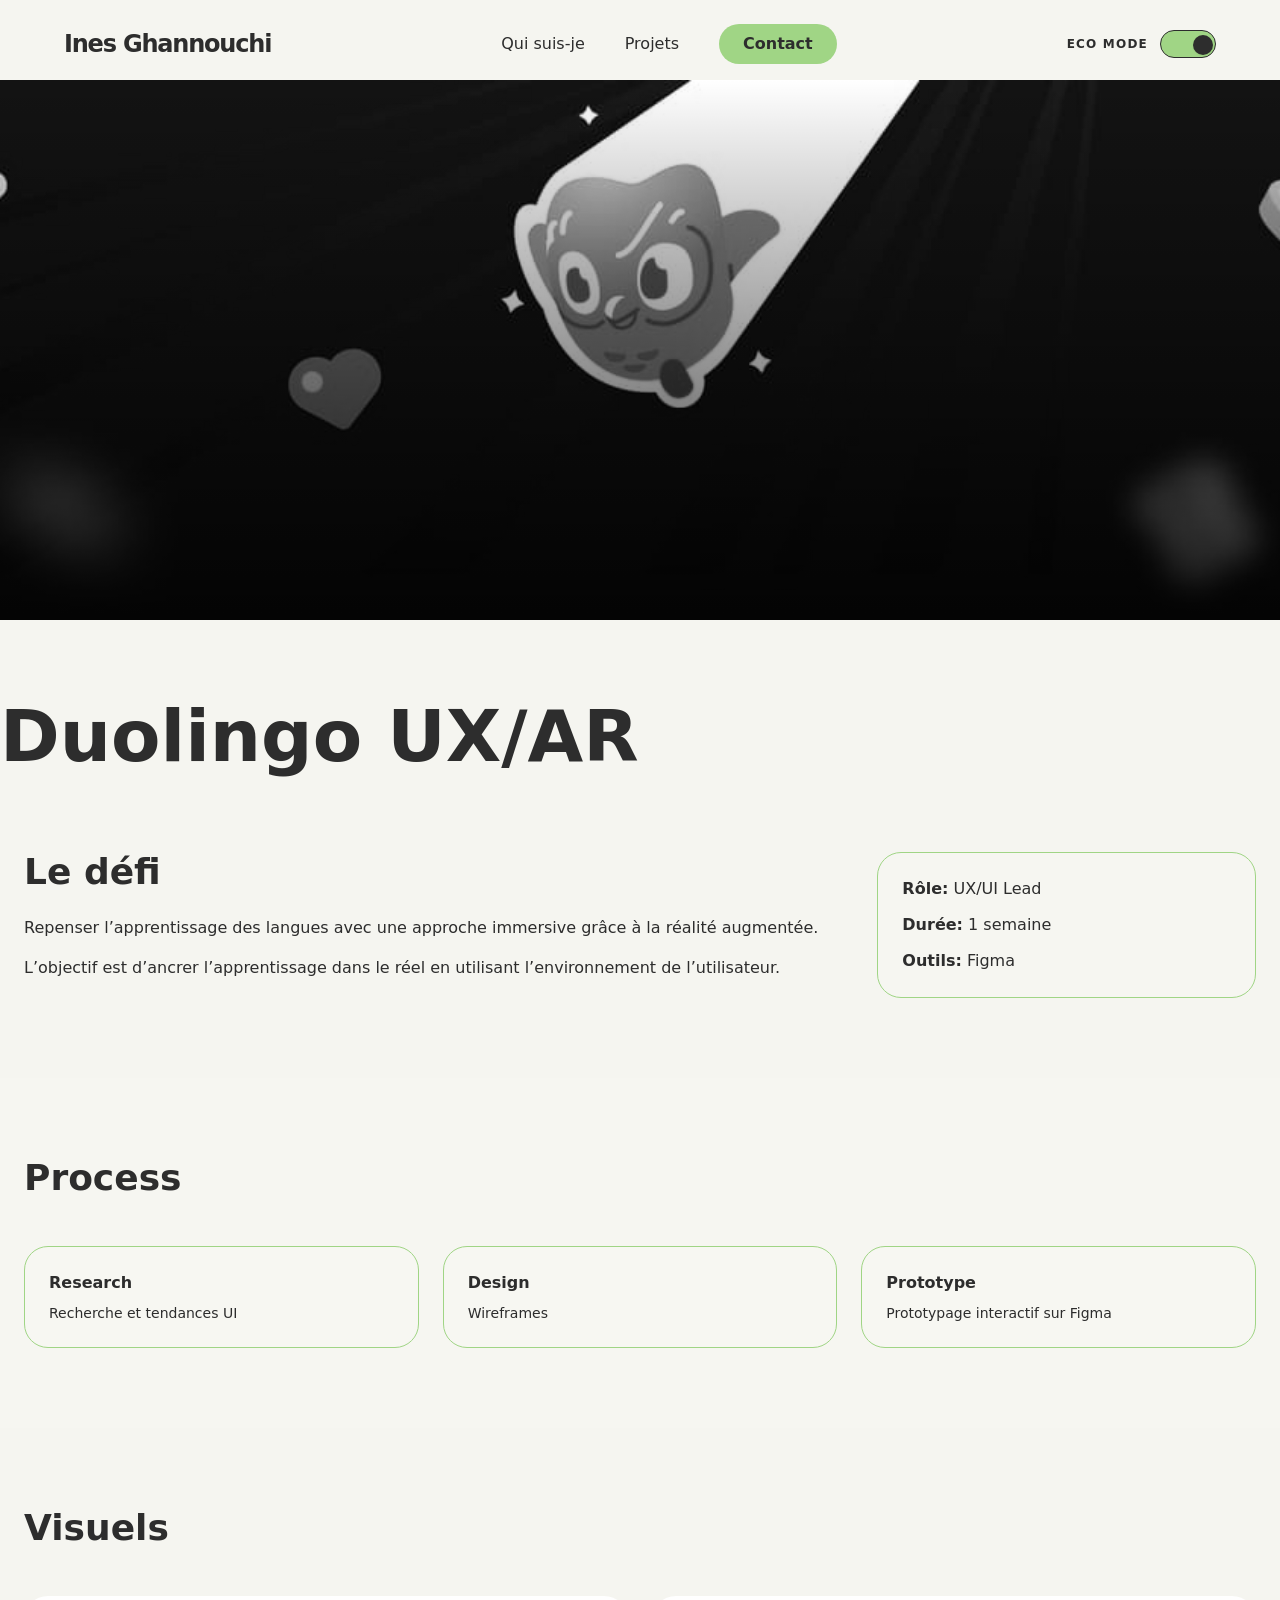
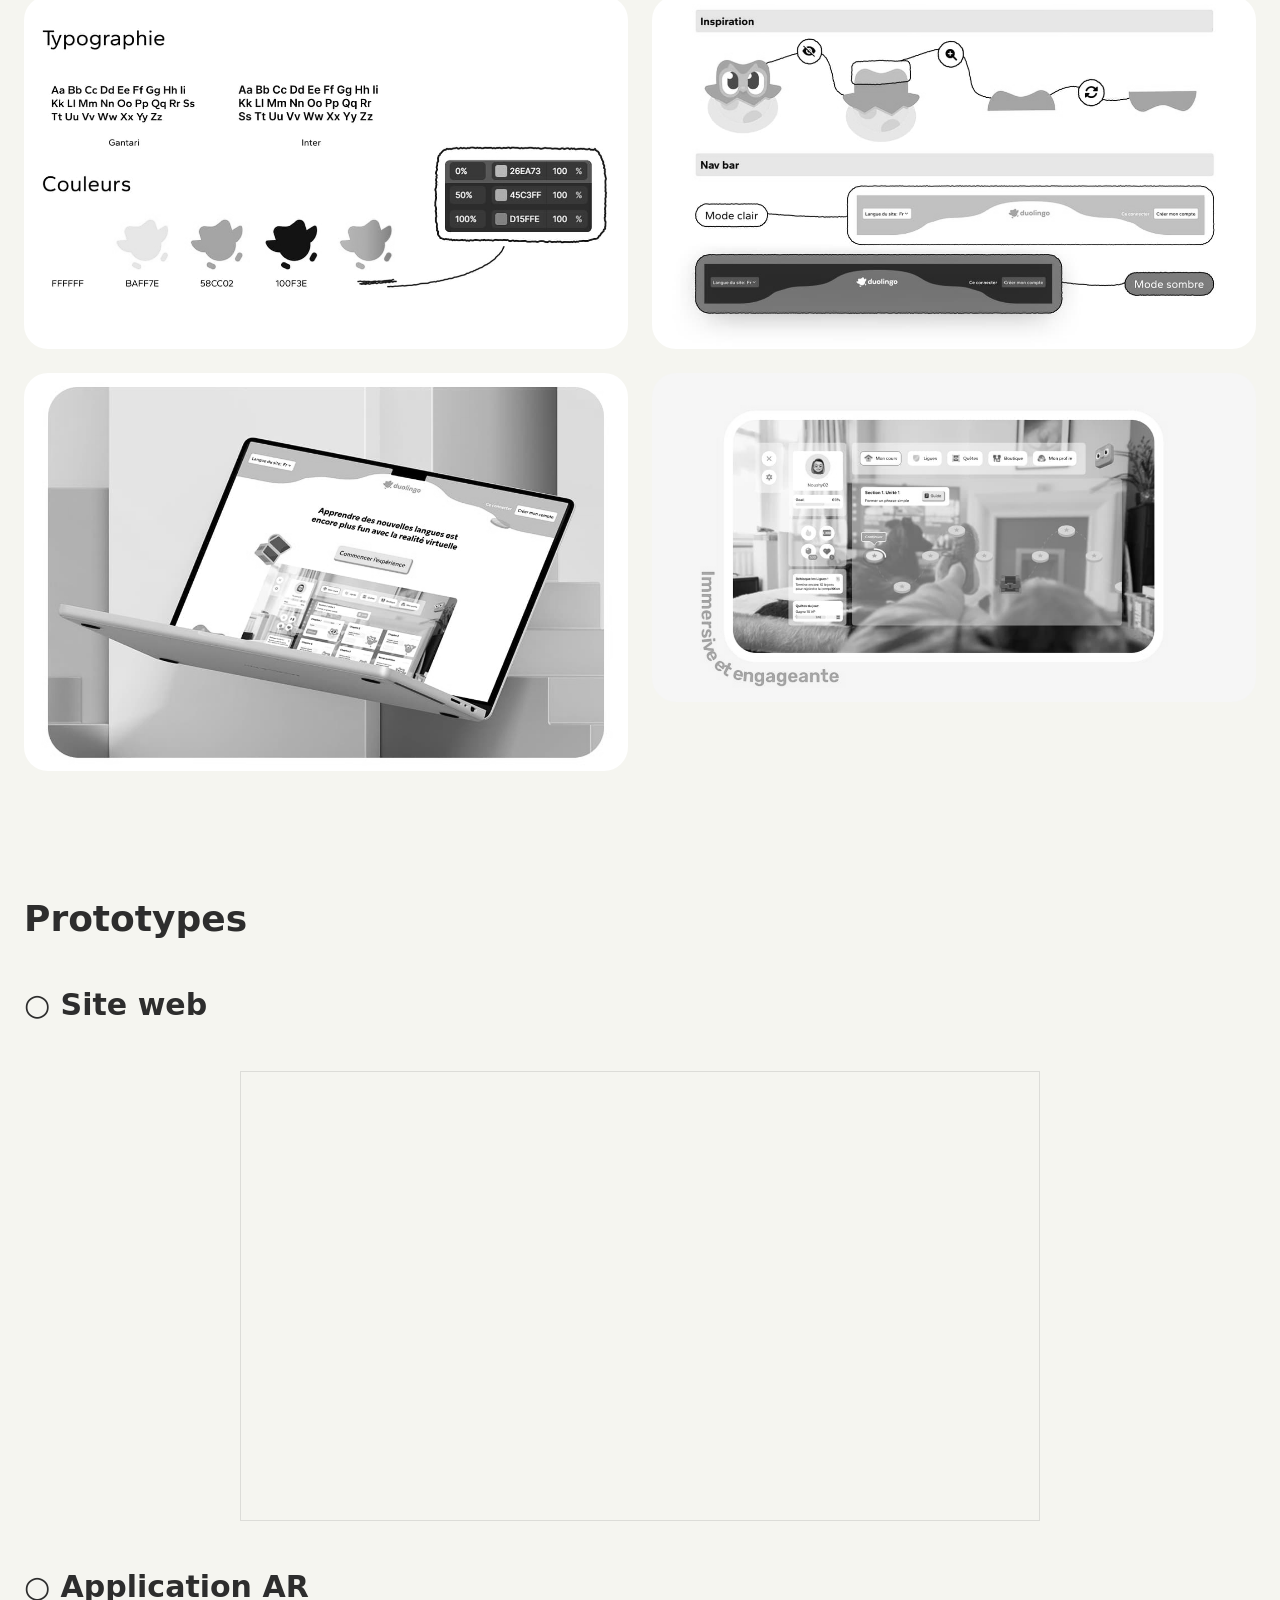
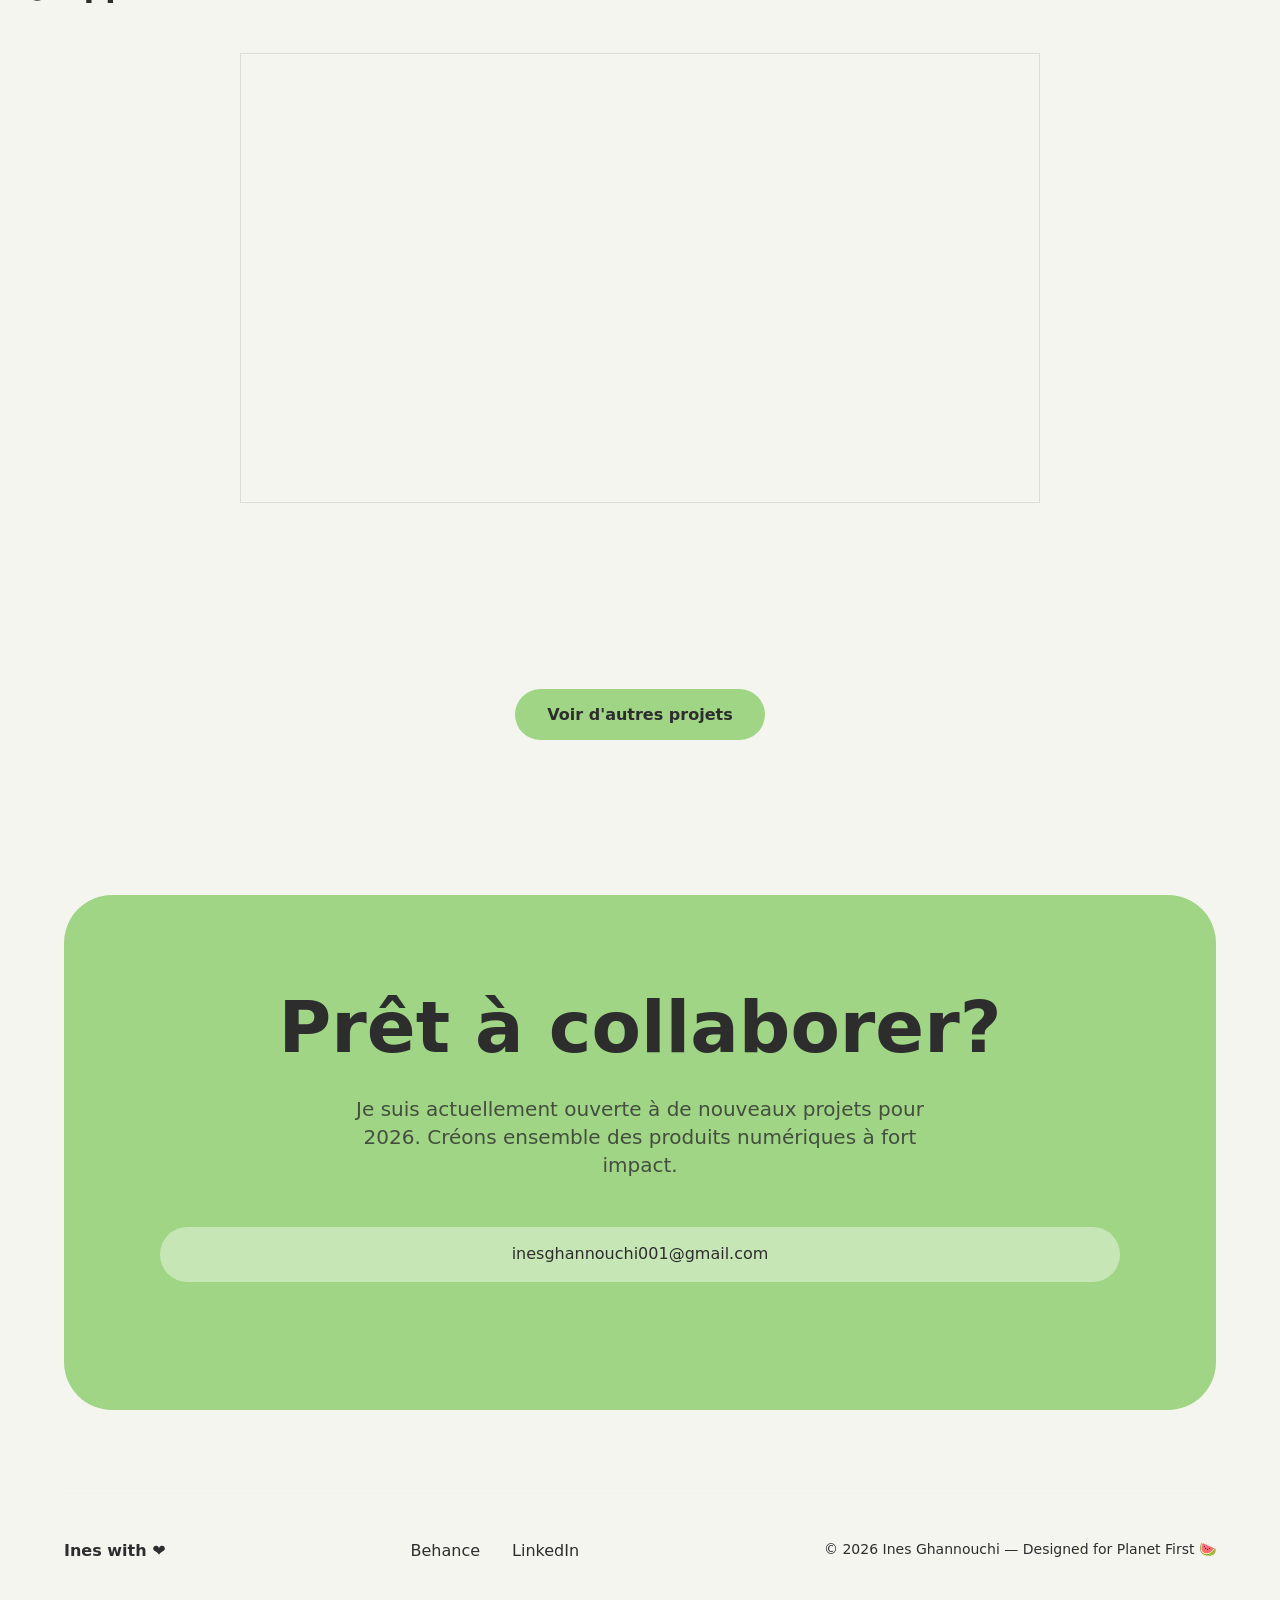
<file: projects/duolingo.html>
<!DOCTYPE html>
<html lang="fr">
<head>
  <meta charset="UTF-8">
  <meta name="viewport" content="width=device-width, initial-scale=1.0">
  <title>Duolingo UX/AR - Ines Ghannouchi</title>

  <!-- SEO -->
  <meta name="description" content="Étude de cas : Refonte de Duolingo avec réalité augmentée.">

  <!-- Open Graph -->
  <meta property="og:title" content="Duolingo UX/AR - Ines Ghannouchi">
  <meta property="og:image" content="../assets/images/duolingo.png">

  <!-- Favicon -->
  <link rel="icon" href="../favicon.svg">

  <!-- Tailwind -->
  <link rel="stylesheet" href="../assets/css/tailwind.css">

  <!-- Icons -->


  <!-- GLOBAL STYLES (IMPORTANT) -->
  <link rel="stylesheet" href="../styles.css">
</head>

<body>
  <!-- CURSOR -->
  <div id="cursor" class="cursor-follower"></div>

  <!-- APP ROOT (CRITICAL POUR ECO MODE) -->
  <div id="app-root" class="min-h-screen relative overflow-x-hidden eco-mode">

    <!-- NAV (IDENTIQUE HOME) -->
     <header class="fixed top-0 left-0 w-full z-50 py-4 md:py-6 px-4 sm:px-6 md:px-8 lg:px-16 transition-all duration-300" style="view-transition-name: main-nav;">
      <nav class="max-w-7xl mx-auto flex items-center justify-between">
        <a href="https://www.inesghannouchi.com/" id="nav-logo" class="flex items-center gap-2 group">
          <span class="text-xl md:text-2xl font-display font-bold text-white tracking-tighter logo-text">Ines Ghannouchi</span>
        </a>

        <div class="hidden md:flex items-center gap-10">
          <a href="https://www.inesghannouchi.com/#about" id="nav-about-link" class="nav-link text-white/80 hover:text-white font-medium">Qui suis-je</a>
          <a href="https://www.inesghannouchi.com/#work" id="nav-work-link" class="nav-link text-white/80 hover:text-white font-medium">Projets</a>
          <a href="https://www.inesghannouchi.com/#contact" id="nav-contact-link" class="px-6 py-2 bg-white text-black rounded-full font-bold hover:bg-[#76D2DB] transition-colors">Contact</a>
        </div>

        <div class="flex items-center gap-3">
          <span class="text-xs font-bold text-white/40 uppercase tracking-widest">Eco Mode</span>
          <button type="button" onclick="toggleEcoMode()" id="eco-toggle" class="w-14 h-7 bg-white/10 rounded-full relative p-1 transition-colors border border-white/20" aria-label="Toggle eco mode">
            <div id="toggle-dot" class="w-5 h-5 rounded-full shadow-sm"></div>
          </button>
        </div>
      </nav>
    </header>

    <!-- HERO -->
    <section class="h-[60vh] flex items-end relative mt-20">
      <img src="../assets/images/duolingo-photo-hero.jpg" class="absolute inset-0 w-full h-full object-cover">
      <div class="absolute inset-0 bg-gradient-to-t from-black/80"></div>
    </section>

    <!-- ABOUT -->
      <div class="mx-auto max-w-7xl pt-20">
    <h1 class="text-5xl md:text-7xl font-black text-white">Duolingo UX/AR</h1>
     </div>
    <section class="max-w-7xl mx-auto px-6 py-20 grid lg:grid-cols-12 gap-12">
      <div class="lg:col-span-8">
        <h2 class="text-4xl font-black mb-6 text-white">Le défi</h2>

        <p class="text-white/70 mb-4">
          Repenser l’apprentissage des langues avec une approche immersive grâce à la réalité augmentée.
        </p>

        <p class="text-white/70 mb-4">
          L’objectif est d’ancrer l’apprentissage dans le réel en utilisant l’environnement de l’utilisateur.
        </p>
      </div>

      <div class="lg:col-span-4 bg-white/5 p-6 rounded-3xl border border-[#A0D585]">

        <ul class="space-y-3 text-white/70">
          <li><strong>Rôle:</strong> UX/UI Lead</li>
          <li><strong>Durée:</strong> 1 semaine</li>
          <li><strong>Outils:</strong> Figma</li>
        </ul>
      </div>

    </section>

    <!-- PROCESS -->
    <section class="bg-white/5 py-20">
      <div class="max-w-7xl mx-auto px-6">

        <h2 class="text-4xl font-black mb-12 text-white">Process</h2>

        <div class="grid md:grid-cols-3 gap-6">

          <div class="p-6 bg-white/5 rounded-3xl text-white/70 border border-[#A0D585]">
            <h3 class="font-bold mb-2">Research</h3>
            <p class="text-sm text-white/50">Recherche et tendances UI</p>
          </div>

          <div class="p-6 bg-white/5 rounded-3xl text-white/70 border border-[#A0D585]">
            <h3 class="font-bold mb-2">Design</h3>
            <p class="text-sm text-white/50">Wireframes </p>
          </div>

          <div class="p-6 bg-white/5 rounded-3xl text-white/70 border border-[#A0D585]">
            <h3 class="font-bold mb-2">Prototype</h3>
            <p class="text-sm text-white/50">Prototypage interactif sur Figma</p>
          </div>
    
      </div>
    </section>

    <!-- GALLERY -->
    <section class="max-w-7xl mx-auto px-6 py-20">
      <h2 class="text-4xl font-black mb-12 text-white">Visuels</h2>

      <div class="grid md:grid-cols-2 gap-6">
        <img src="../assets/images/duo-typo.jpg" class="rounded-3xl">
        <img src="../assets/images/duo-inspiration.jpg" class="rounded-3xl">
        <img src="../assets/images/duo-mockup.jpg" class="rounded-3xl">
        <img src="../assets/images/immersion.jpg" class="rounded-3xl">
      </div>
  <section class="max-w-7xl mx-auto py-20">
      <h2 class="text-4xl font-black mb-12 mt-12 text-white">Prototypes</h2>
      <h3 class="text-3xl font-black mb-12 mt-12 text-white"> ○ Site web</h2>
    <div class="flex flex-col items-center justify-center">
      <iframe style="border: 1px solid rgba(0, 0, 0, 0.1);" width="800" height="450" src="https://embed.figma.com/proto/0t1myBVE78V8e1gGEeGVtj/ui--m2?node-id=186-4951&viewport=-8031%2C-541%2C0.3&scaling=contain&content-scaling=fixed&starting-point-node-id=186%3A4951&page-id=49%3A275&embed-host=share" allowfullscreen></iframe>
    </div>
      <h3 class="text-3xl font-black mb-12 mt-12 text-white"> ○ Application AR</h2>
     <div class="flex flex-col items-center justify-center">
      <iframe style="border: 1px solid rgba(0, 0, 0, 0.1);" width="800" height="450" src="https://embed.figma.com/proto/0t1myBVE78V8e1gGEeGVtj/ui--m2?node-id=49-299&viewport=-8031%2C-541%2C0.3&scaling=scale-down&content-scaling=fixed&starting-point-node-id=49%3A299&page-id=49%3A275&embed-host=share" allowfullscreen></iframe>   
    </div>
     </section>
      </section>
    <!-- CTA -->
    <section class="py-10 text-center">
      <a href="../index.html#work" class="bg-[#76D2DB] text-black px-8 py-4 rounded-full font-bold">
        Voir d'autres projets
      </a>
    </section>

          <footer id="contact" class="pt-16 md:pt-32 pb-8 md:pb-16 px-4 sm:px-6 md:px-8 lg:px-16 overflow-hidden">
        <div class="max-w-7xl mx-auto relative">
          <div class="footer-cta rounded-[2rem] md:rounded-[3rem] p-6 sm:p-12 md:p-16 lg:p-24 text-black text-center relative overflow-hidden">
            <h2 class="footer-title text-4xl md:text-6xl lg:text-7xl font-black mb-6 md:mb-8 relative z-10 leading-tight">
              Prêt à collaborer?
            </h2>

            <p class="text-base md:text-lg lg:text-xl max-w-xl mx-auto mb-8 md:mb-12 font-medium opacity-80 relative z-10">
              Je suis actuellement ouverte à de nouveaux projets pour 2026. Créons ensemble des produits numériques à fort impact.
            </p>

            <a href="mailto:inesghannouchi001@gmail.com" id="footer-email-container" class="relative z-10 font-medium" aria-label="Send an email to Ines Ghannouchi">
              inesghannouchi001@gmail.com
            </a>
          </div>

          <div class="footer-bottom mt-12 md:mt-20 flex flex-col md:flex-row justify-between items-center gap-8 border-t border-white/10 pt-12">
            <div class="flex items-center gap-3">
              <span class="font-display font-bold text-white logo-text">Ines with ❤️</span>
            </div>

            <div class="flex gap-8">
              <a href="https://www.behance.net/noushy1" class="text-white/40 hover:text-[#76D2DB] transition-colors font-medium" target="_blank" rel="noopener noreferrer" aria-label="Visit Ines Behance profile">Behance</a>
              <a href="https://www.linkedin.com/in/ines-ghannouchi-97570a193/" class="text-white/40 hover:text-[#F9C068] transition-colors font-medium" target="_blank" rel="noopener noreferrer" aria-label="Visit Ines LinkedIn profile">LinkedIn</a>
            </div>

            <div class="flex flex-col items-center md:items-end gap-3">
              <p class="text-white/40 text-sm">© 2026 Ines Ghannouchi — Designed for Planet First <span class="text-white font-bold">🍉</span></p>
              <div id="ecoindex-badge"></div>
            </div>
          </div>
        </div>
      </footer>

  <!-- GLOBAL SCRIPT (CRUCIAL) -->
  <script src="../script.js"></script>

</body>
</html>
</file>
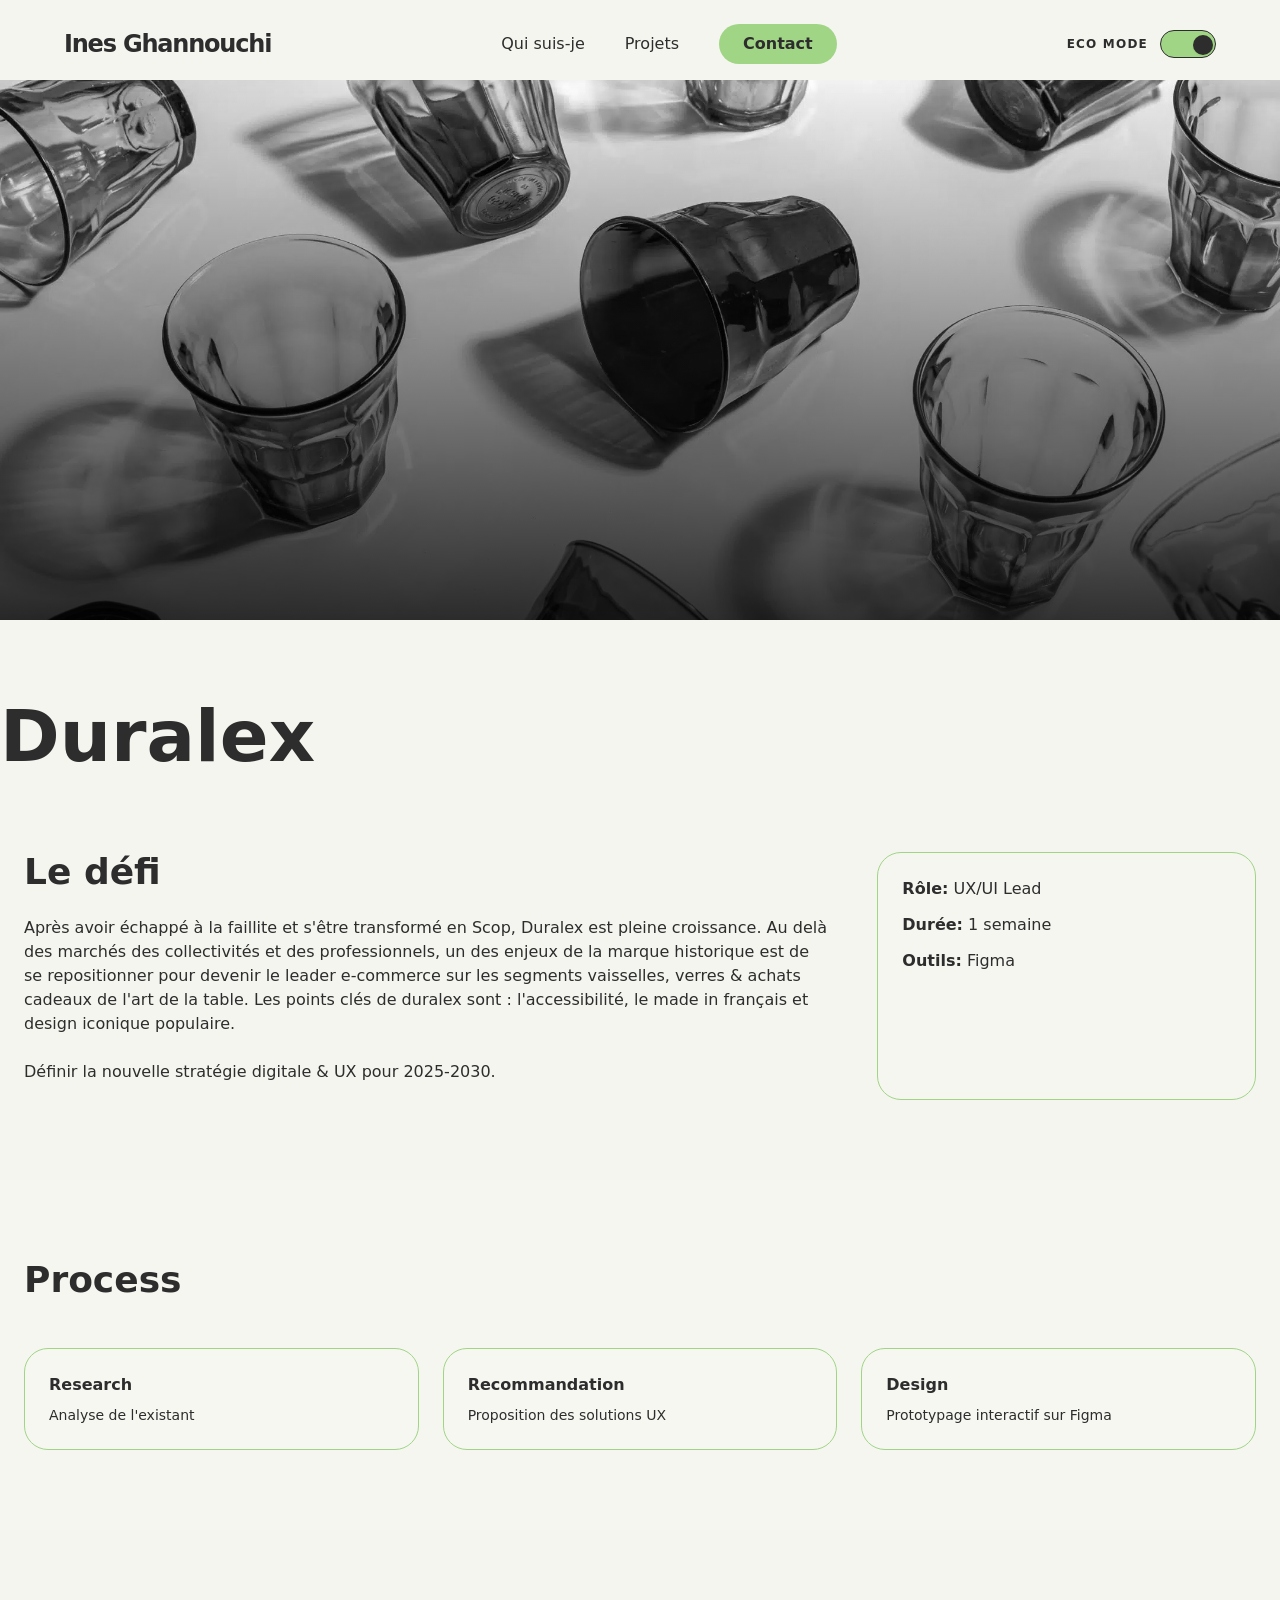
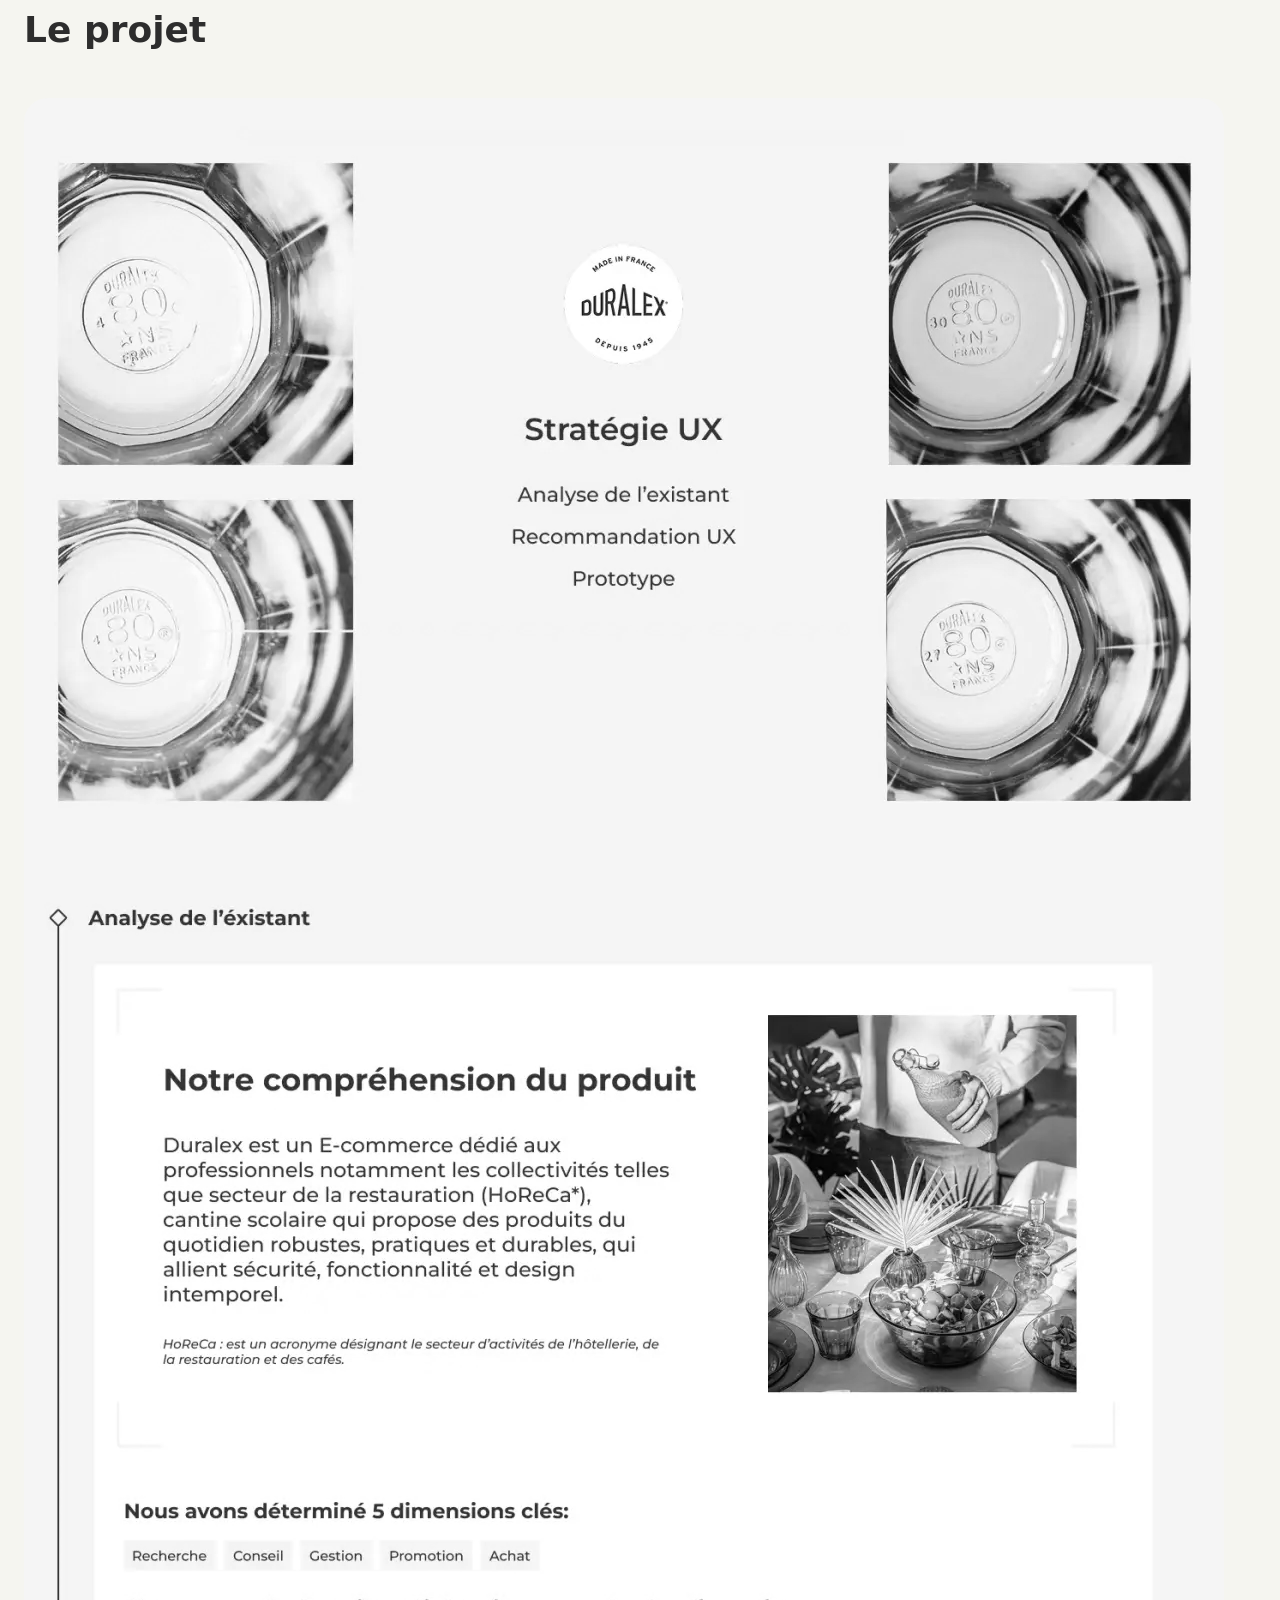
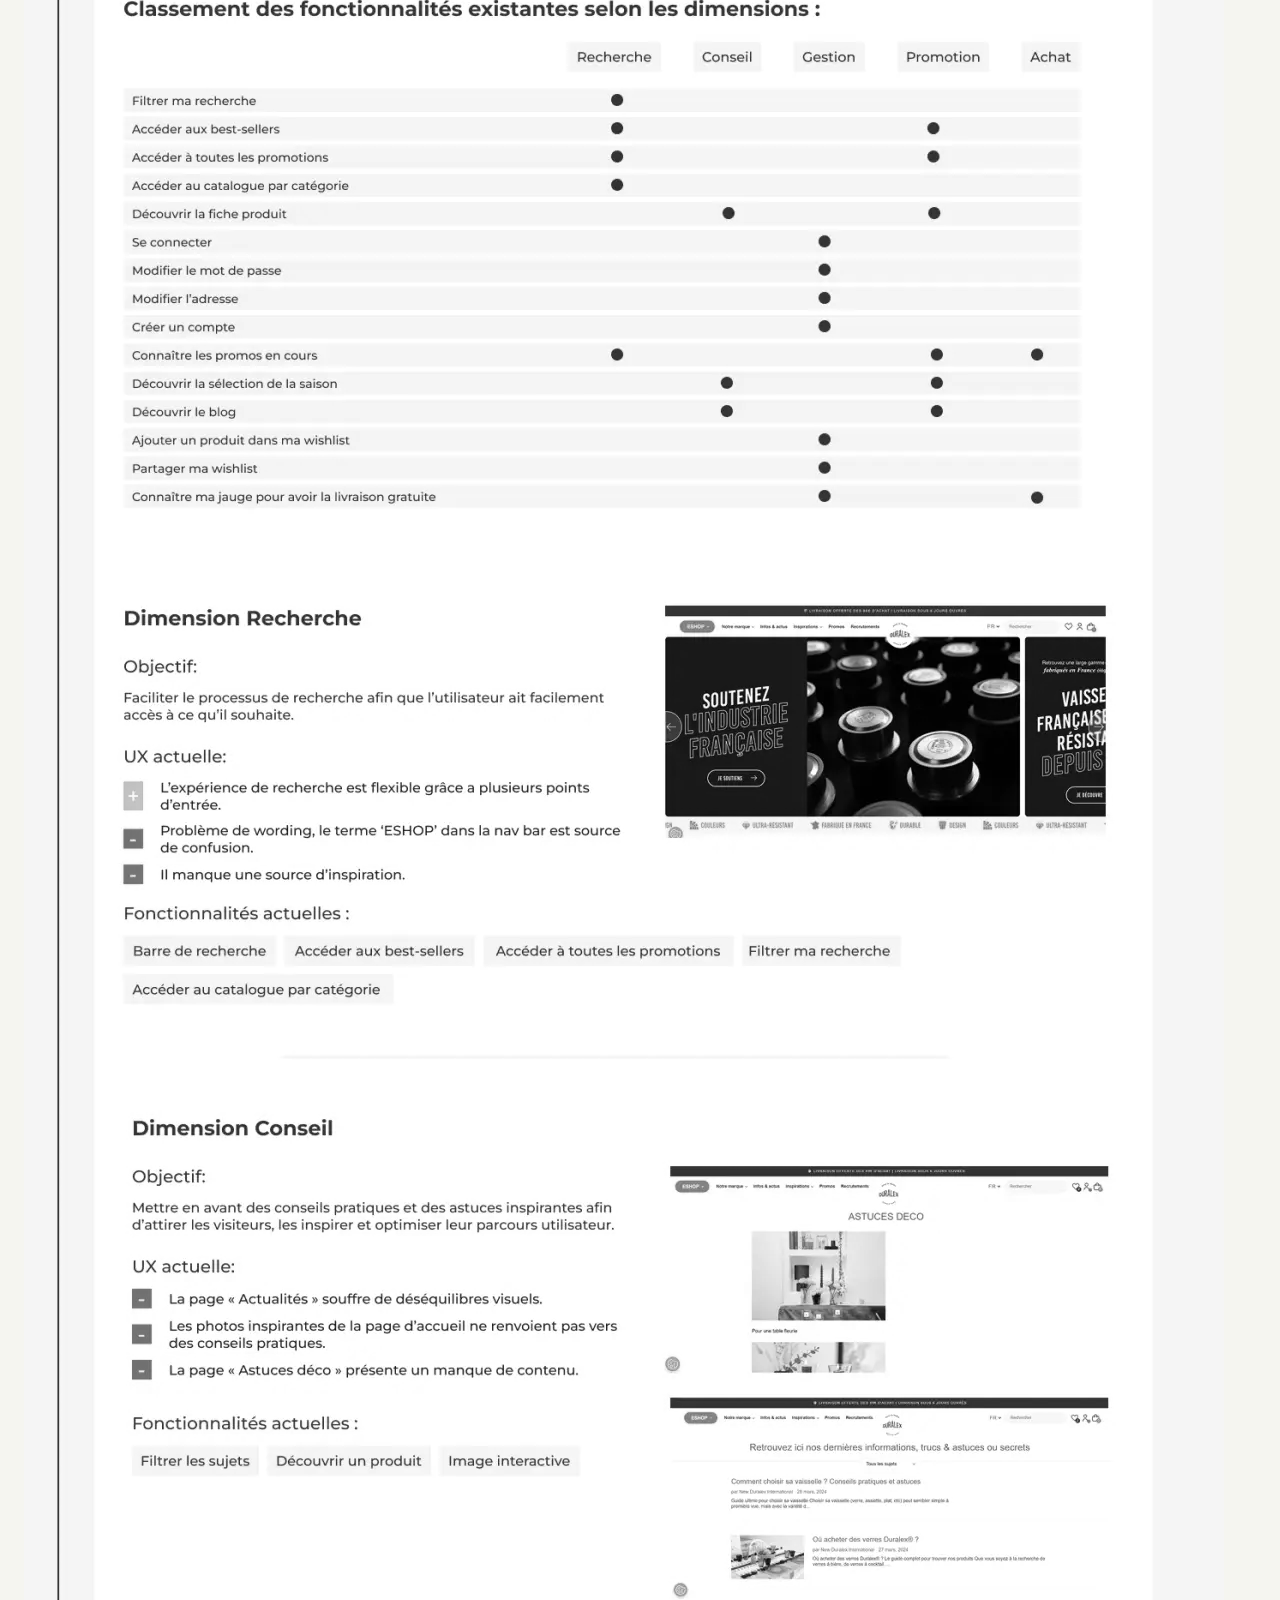
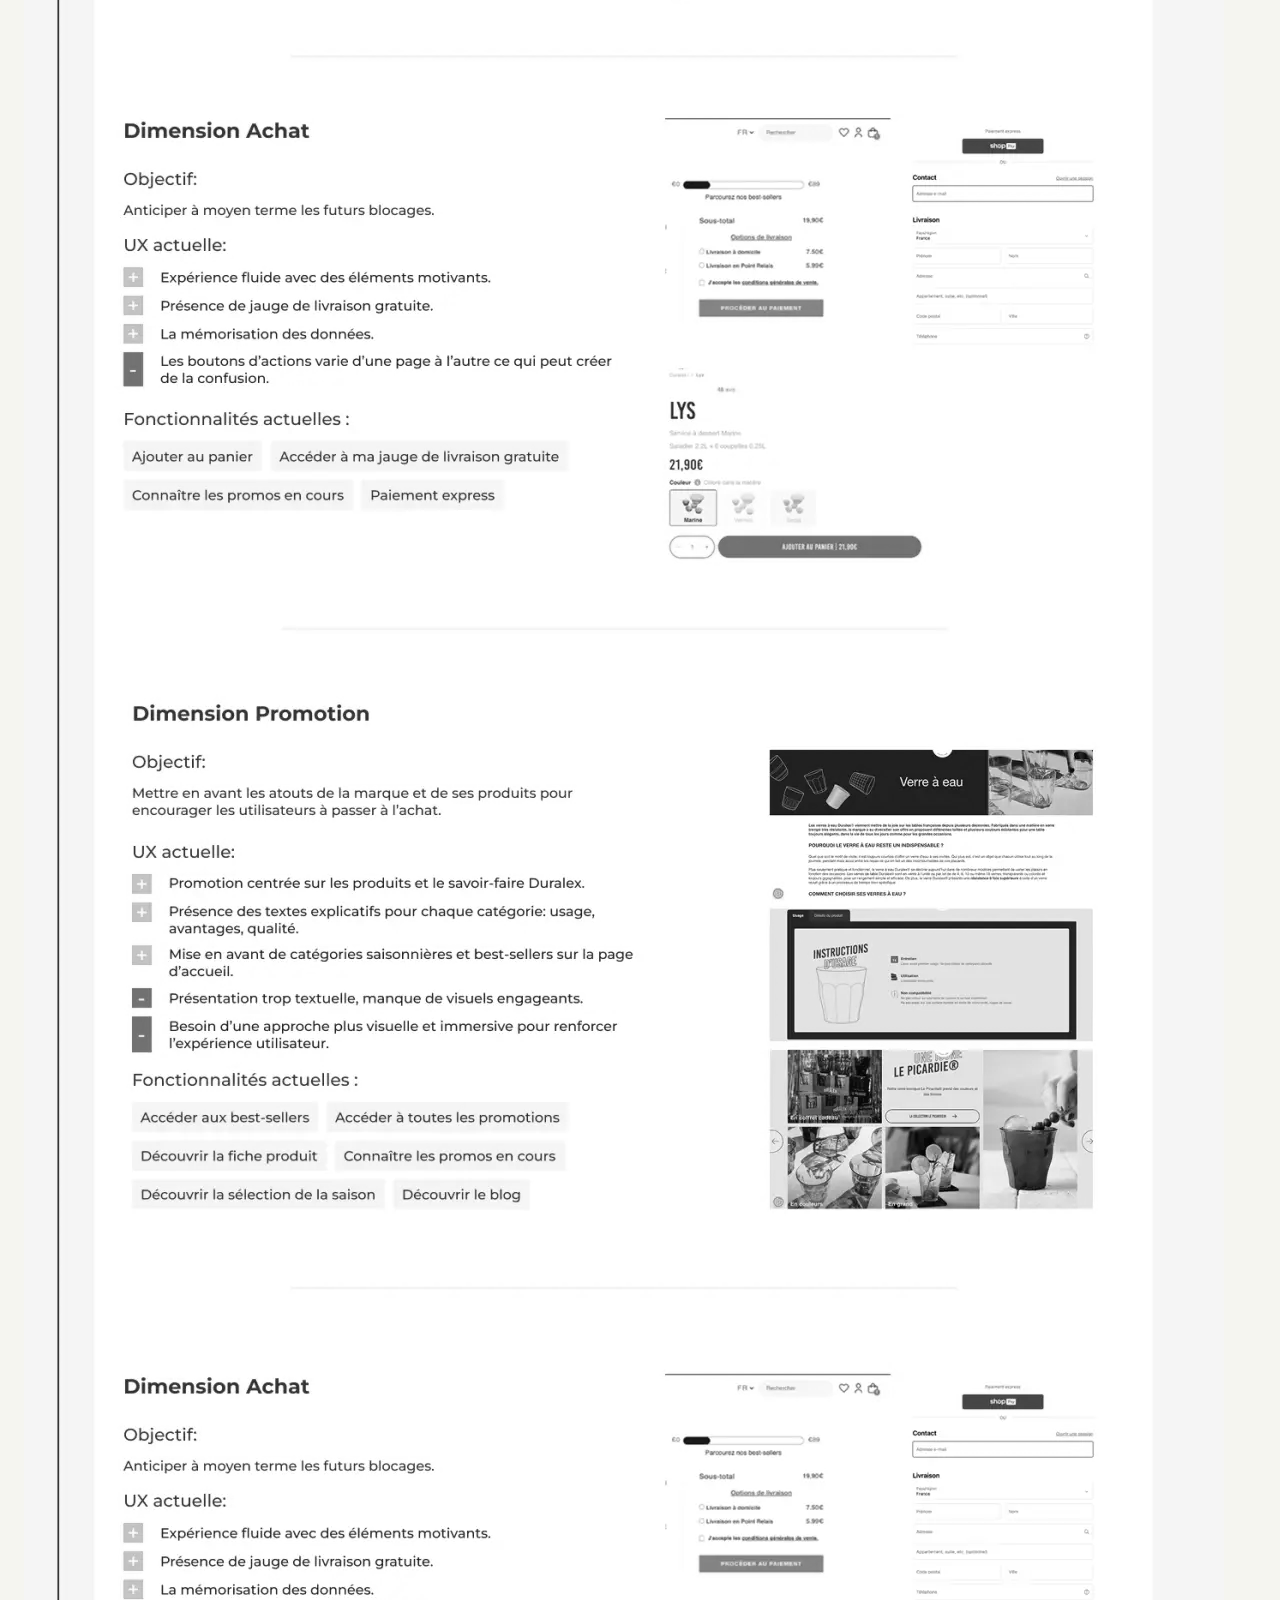
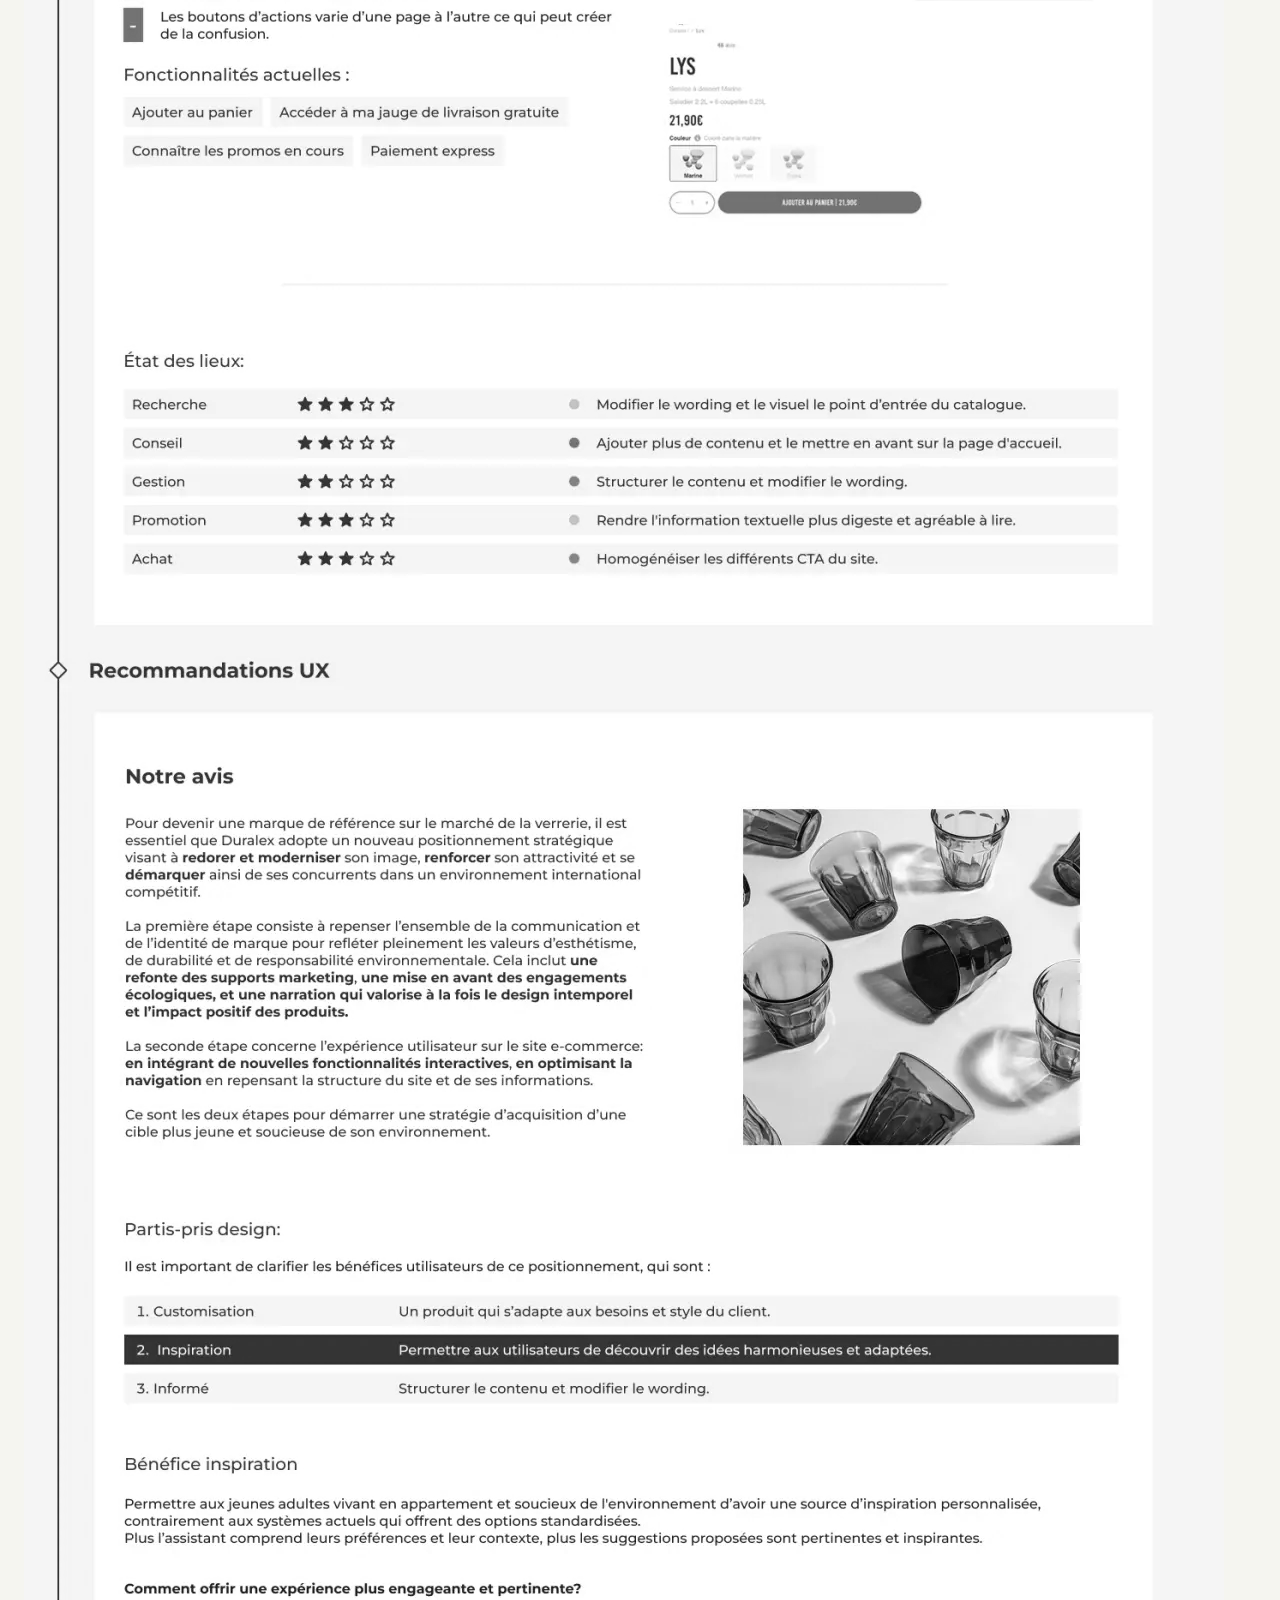
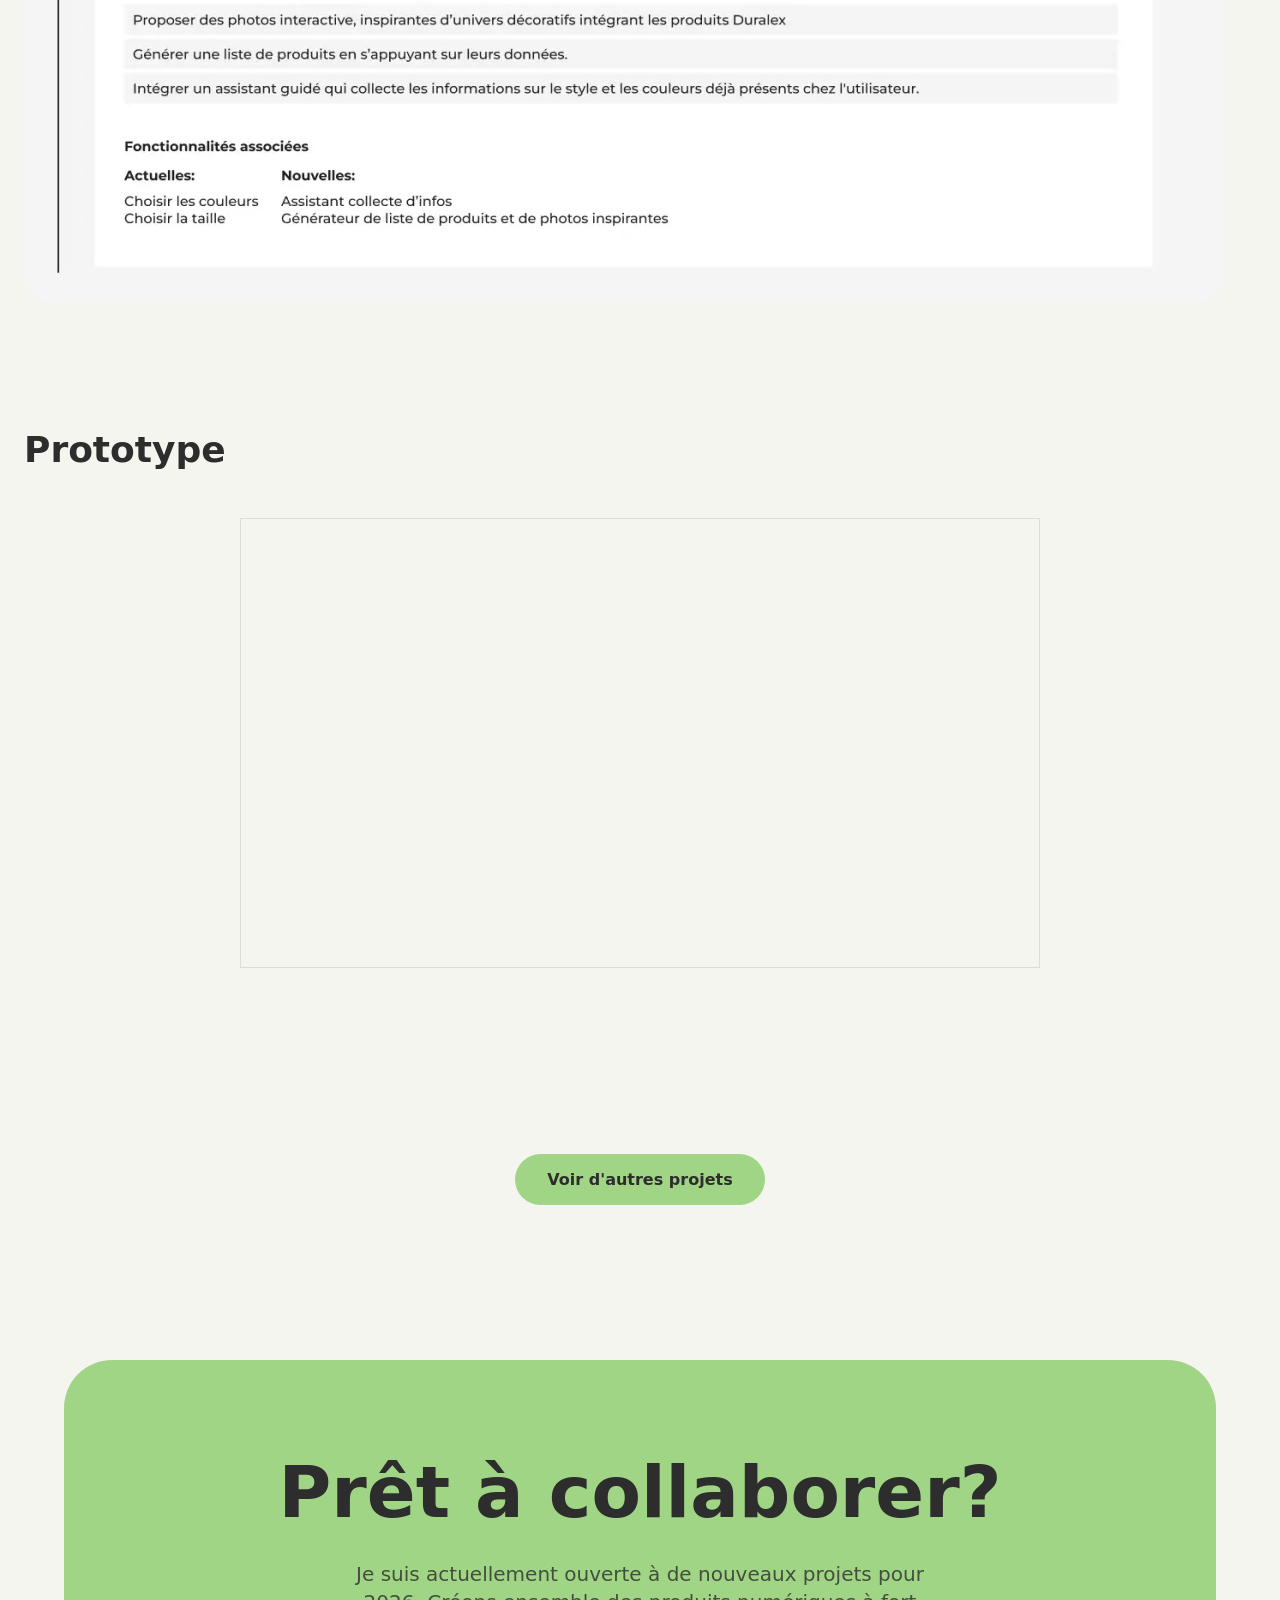
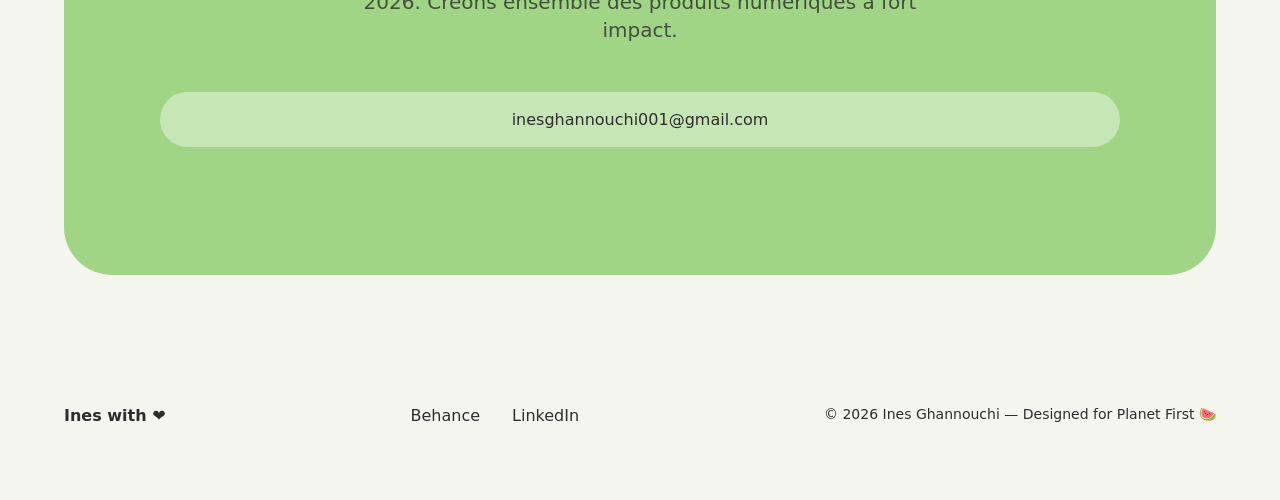
<file: projects/duralex.html>
<!DOCTYPE html>
<html lang="fr">
<head>
  <meta charset="UTF-8">
  <meta name="viewport" content="width=device-width, initial-scale=1.0">
  <title>Duralex - Ines Ghannouchi</title>

  <!-- SEO -->
  <meta name="description" content="Recherche et recommandation UX pour Duralex">

  <!-- Open Graph -->
  <meta property="og:title" content="Duralex - Ines Ghannouchi">
  <meta property="og:image" content="../assets/images/duralex.png">

  <!-- Favicon -->
  <link rel="icon" href="../favicon.svg">

  <!-- Tailwind -->
  <link rel="stylesheet" href="../assets/css/tailwind.css">

  <!-- Icons -->


  <!-- GLOBAL STYLES (IMPORTANT) -->
  <link rel="stylesheet" href="../styles.css">
</head>

<body>
  <!-- CURSOR -->
  <div id="cursor" class="cursor-follower"></div>

  <!-- APP ROOT (CRITICAL POUR ECO MODE) -->
  <div id="app-root" class="min-h-screen relative overflow-x-hidden eco-mode">

    <!-- NAV (IDENTIQUE HOME) -->
         <header class="fixed top-0 left-0 w-full z-50 py-4 md:py-6 px-4 sm:px-6 md:px-8 lg:px-16 transition-all duration-300" style="view-transition-name: main-nav;">
      <nav class="max-w-7xl mx-auto flex items-center justify-between">
        <a href="https://www.inesghannouchi.com/" id="nav-logo" class="flex items-center gap-2 group">
          <span class="text-xl md:text-2xl font-display font-bold text-white tracking-tighter logo-text">Ines Ghannouchi</span>
        </a>

        <div class="hidden md:flex items-center gap-10">
          <a href="https://www.inesghannouchi.com/#about" id="nav-about-link" class="nav-link text-white/80 hover:text-white font-medium">Qui suis-je</a>
          <a href="https://www.inesghannouchi.com/#work" id="nav-work-link" class="nav-link text-white/80 hover:text-white font-medium">Projets</a>
          <a href="https://www.inesghannouchi.com/#contact" id="nav-contact-link" class="px-6 py-2 bg-white text-black rounded-full font-bold hover:bg-[#76D2DB] transition-colors">Contact</a>
        </div>

        <div class="flex items-center gap-3">
          <span class="text-xs font-bold text-white/40 uppercase tracking-widest">Eco Mode</span>
          <button type="button" onclick="toggleEcoMode()" id="eco-toggle" class="w-14 h-7 bg-white/10 rounded-full relative p-1 transition-colors border border-white/20" aria-label="Toggle eco mode">
            <div id="toggle-dot" class="w-5 h-5 rounded-full shadow-sm"></div>
          </button>
        </div>
      </nav>
    </header>

    <!-- HERO -->
    <section class="h-[60vh] flex items-end relative mt-20">
      <img src="../assets/images/Duralex-1.webp" class="absolute inset-0 w-full h-full object-cover">
      <div class="absolute inset-0 bg-gradient-to-t from-black/80"></div>
    </section>

    <!-- ABOUT -->
      <div class="mx-auto max-w-7xl pt-20">
    <h1 class="text-5xl md:text-7xl font-black text-white">Duralex</h1>
     </div>
    <section class="max-w-7xl mx-auto px-6 py-20 grid lg:grid-cols-12 gap-12">
      <div class="lg:col-span-8">
        <h2 class="text-4xl font-black mb-6 text-white">Le défi</h2>

        <p class="text-white/70 mb-4">
        Après avoir échappé à la faillite et s'être transformé en Scop, Duralex est pleine croissance.
Au delà des marchés des collectivités et des professionnels, un des enjeux de la marque historique est de se repositionner pour devenir le leader e-commerce sur les segments vaisselles, verres & achats cadeaux de l'art de la table. Les points clés de duralex sont : l'accessibilité, le made in français et design iconique populaire.<br></br> Définir la nouvelle stratégie digitale & UX pour 2025-2030.
        </p>

      </div>

      <div class="lg:col-span-4 bg-white/5 p-6 rounded-3xl border border-[#A0D585]">

        <ul class="space-y-3 text-white/70">
          <li><strong>Rôle:</strong> UX/UI Lead</li>
          <li><strong>Durée:</strong> 1 semaine</li>
          <li><strong>Outils:</strong> Figma</li>
        </ul>
      </div>

    </section>

    <!-- PROCESS -->
    <section class="bg-white/5 py-20">
      <div class="max-w-7xl mx-auto px-6">

        <h2 class="text-4xl font-black mb-12 text-white">Process</h2>

        <div class="grid md:grid-cols-3 gap-6">

          <div class="p-6 bg-white/5 rounded-3xl text-white/70 border border-[#A0D585]">
            <h3 class="font-bold mb-2">Research</h3>
            <p class="text-sm text-white/50">Analyse de l'existant</p>
          </div>

          <div class="p-6 bg-white/5 rounded-3xl text-white/70 border border-[#A0D585]">
            <h3 class="font-bold mb-2">Recommandation</h3>
            <p class="text-sm text-white/50">Proposition des solutions UX </p>
          </div>

          <div class="p-6 bg-white/5 rounded-3xl text-white/70 border border-[#A0D585]">
            <h3 class="font-bold mb-2">Design</h3>
            <p class="text-sm text-white/50">Prototypage interactif sur Figma</p>
          </div>
    
      </div>
    </section>

    <!-- GALLERY -->
    <section class="max-w-7xl mx-auto px-6 py-20">
      <h2 class="text-4xl font-black mb-12 text-white">Le projet</h2>

      <div class="grid md:grid-cols-1 gap-6">
        <img src="../assets/images/detailsduralex.webp" class="rounded-3xl">
      </div>
  <section class="max-w-7xl mx-auto py-20">
      <h2 class="text-4xl font-black mb-12 mt-12 text-white">Prototype</h2>
     <div class="flex flex-col items-center justify-center">
      <iframe style="border: 1px solid rgba(0, 0, 0, 0.1);" width="800" height="450" src="https://embed.figma.com/proto/0o7CyRLpLphzUS0YBShGWc/Duralex--Copy-?page-id=4%3A2&node-id=2003-149&viewport=-1881%2C46%2C0.35&scaling=scale-down&content-scaling=fixed&starting-point-node-id=2003%3A149&embed-host=share" allowfullscreen></iframe></div>
     </section>
      </section>
    <!-- CTA -->
    <section class="py-10 text-center">
      <a href="../index.html#work" class="bg-[#76D2DB] text-black px-8 py-4 rounded-full font-bold">
        Voir d'autres projets
      </a>
    </section>

          <footer id="contact" class="pt-16 md:pt-32 pb-8 md:pb-16 px-4 sm:px-6 md:px-8 lg:px-16 overflow-hidden">
        <div class="max-w-7xl mx-auto relative">
          <div class="footer-cta rounded-[2rem] md:rounded-[3rem] p-6 sm:p-12 md:p-16 lg:p-24 text-black text-center relative overflow-hidden">
            <h2 class="footer-title text-4xl md:text-6xl lg:text-7xl font-black mb-6 md:mb-8 relative z-10 leading-tight">
              Prêt à collaborer?
            </h2>

            <p class="text-base md:text-lg lg:text-xl max-w-xl mx-auto mb-8 md:mb-12 font-medium opacity-80 relative z-10">
              Je suis actuellement ouverte à de nouveaux projets pour 2026. Créons ensemble des produits numériques à fort impact.
            </p>

            <a href="mailto:inesghannouchi001@gmail.com" id="footer-email-container" class="relative z-10 font-medium" aria-label="Send an email to Ines Ghannouchi">
              inesghannouchi001@gmail.com
            </a>
          </div>

          <div class="footer-bottom mt-12 md:mt-20 flex flex-col md:flex-row justify-between items-center gap-8 border-t border-white/10 pt-12">
            <div class="flex items-center gap-3">
              <span class="font-display font-bold text-white logo-text">Ines with ❤️</span>
            </div>

            <div class="flex gap-8">
              <a href="https://www.behance.net/noushy1" class="text-white/40 hover:text-[#76D2DB] transition-colors font-medium" target="_blank" rel="noopener noreferrer" aria-label="Visit Ines Behance profile">Behance</a>
              <a href="https://www.linkedin.com/in/ines-ghannouchi-97570a193/" class="text-white/40 hover:text-[#F9C068] transition-colors font-medium" target="_blank" rel="noopener noreferrer" aria-label="Visit Ines LinkedIn profile">LinkedIn</a>
            </div>

            <div class="flex flex-col items-center md:items-end gap-3">
              <p class="text-white/40 text-sm">© 2026 Ines Ghannouchi — Designed for Planet First <span class="text-white font-bold">🍉</span></p>
              <div id="ecoindex-badge"></div>
            </div>
          </div>
        </div>
      </footer>

  <!-- GLOBAL SCRIPT (CRUCIAL) -->
  <script src="../script.js"></script>

</body>
</html>
</file>
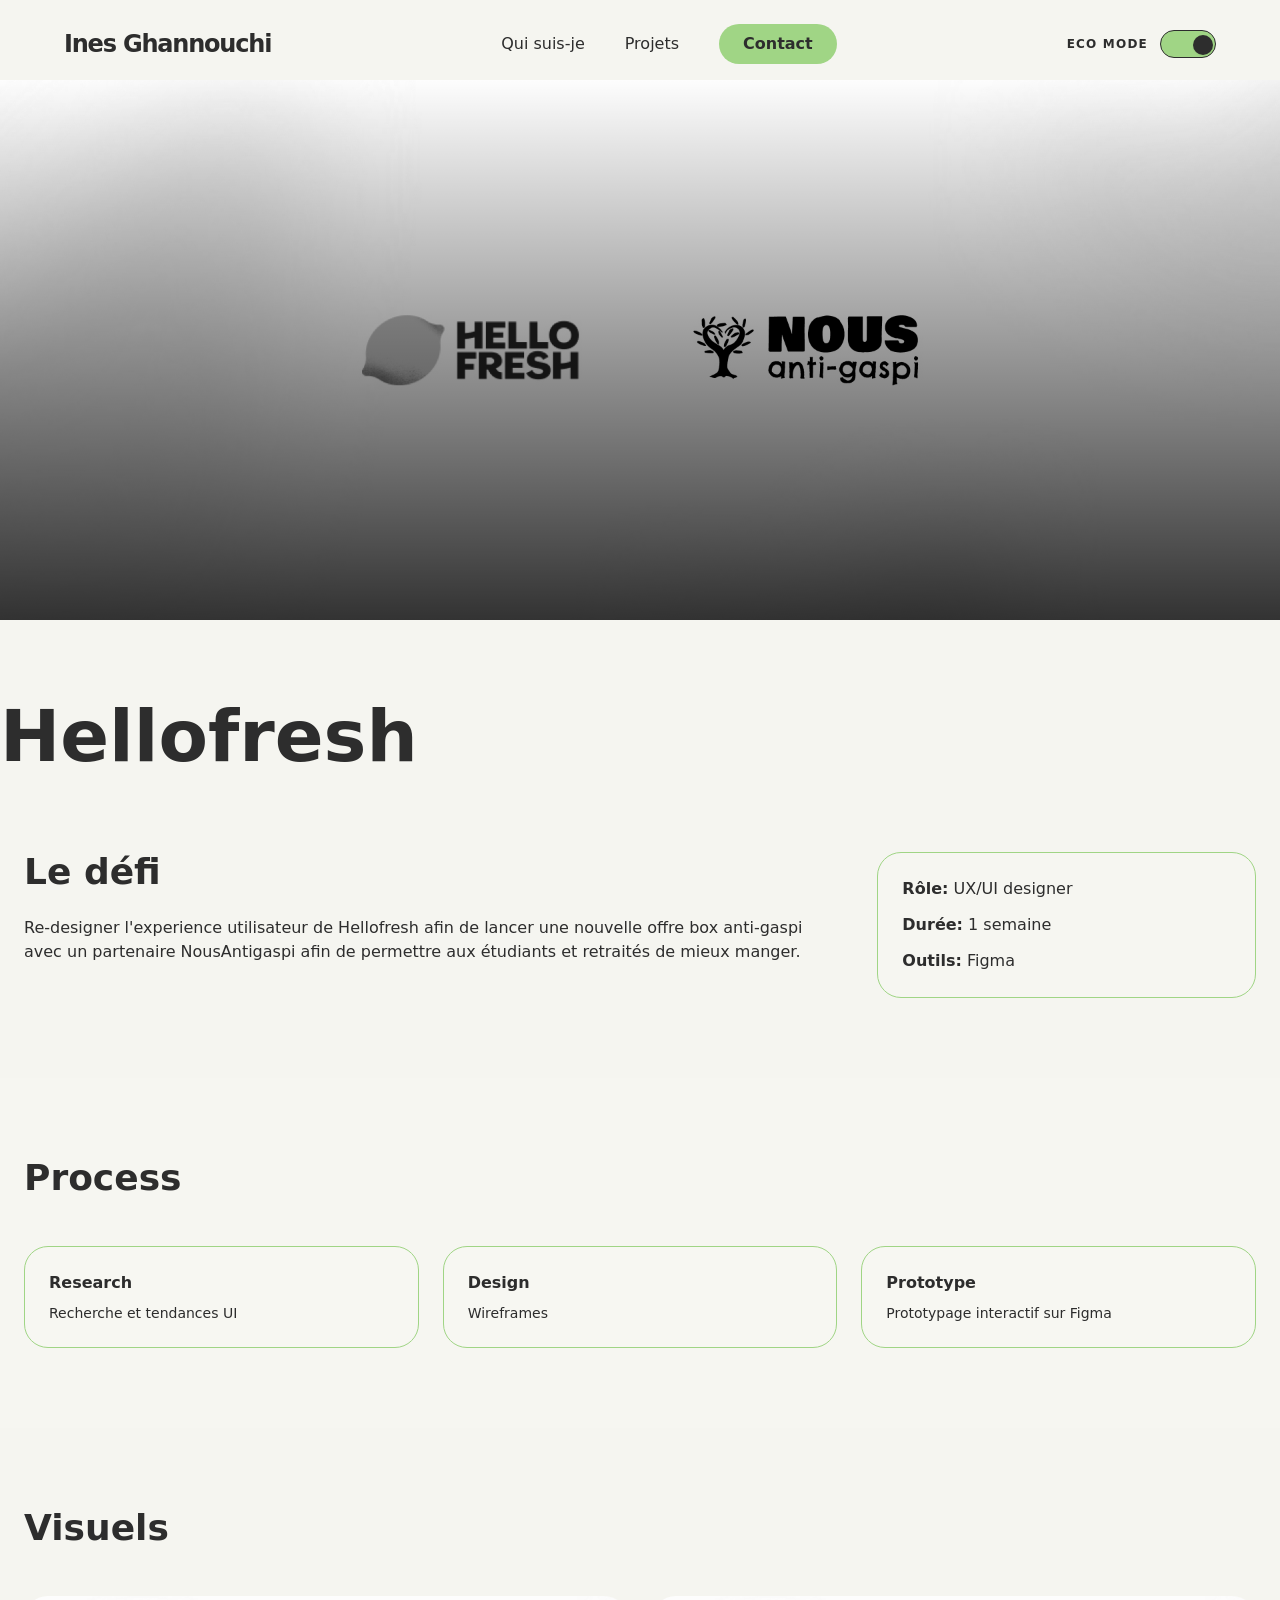
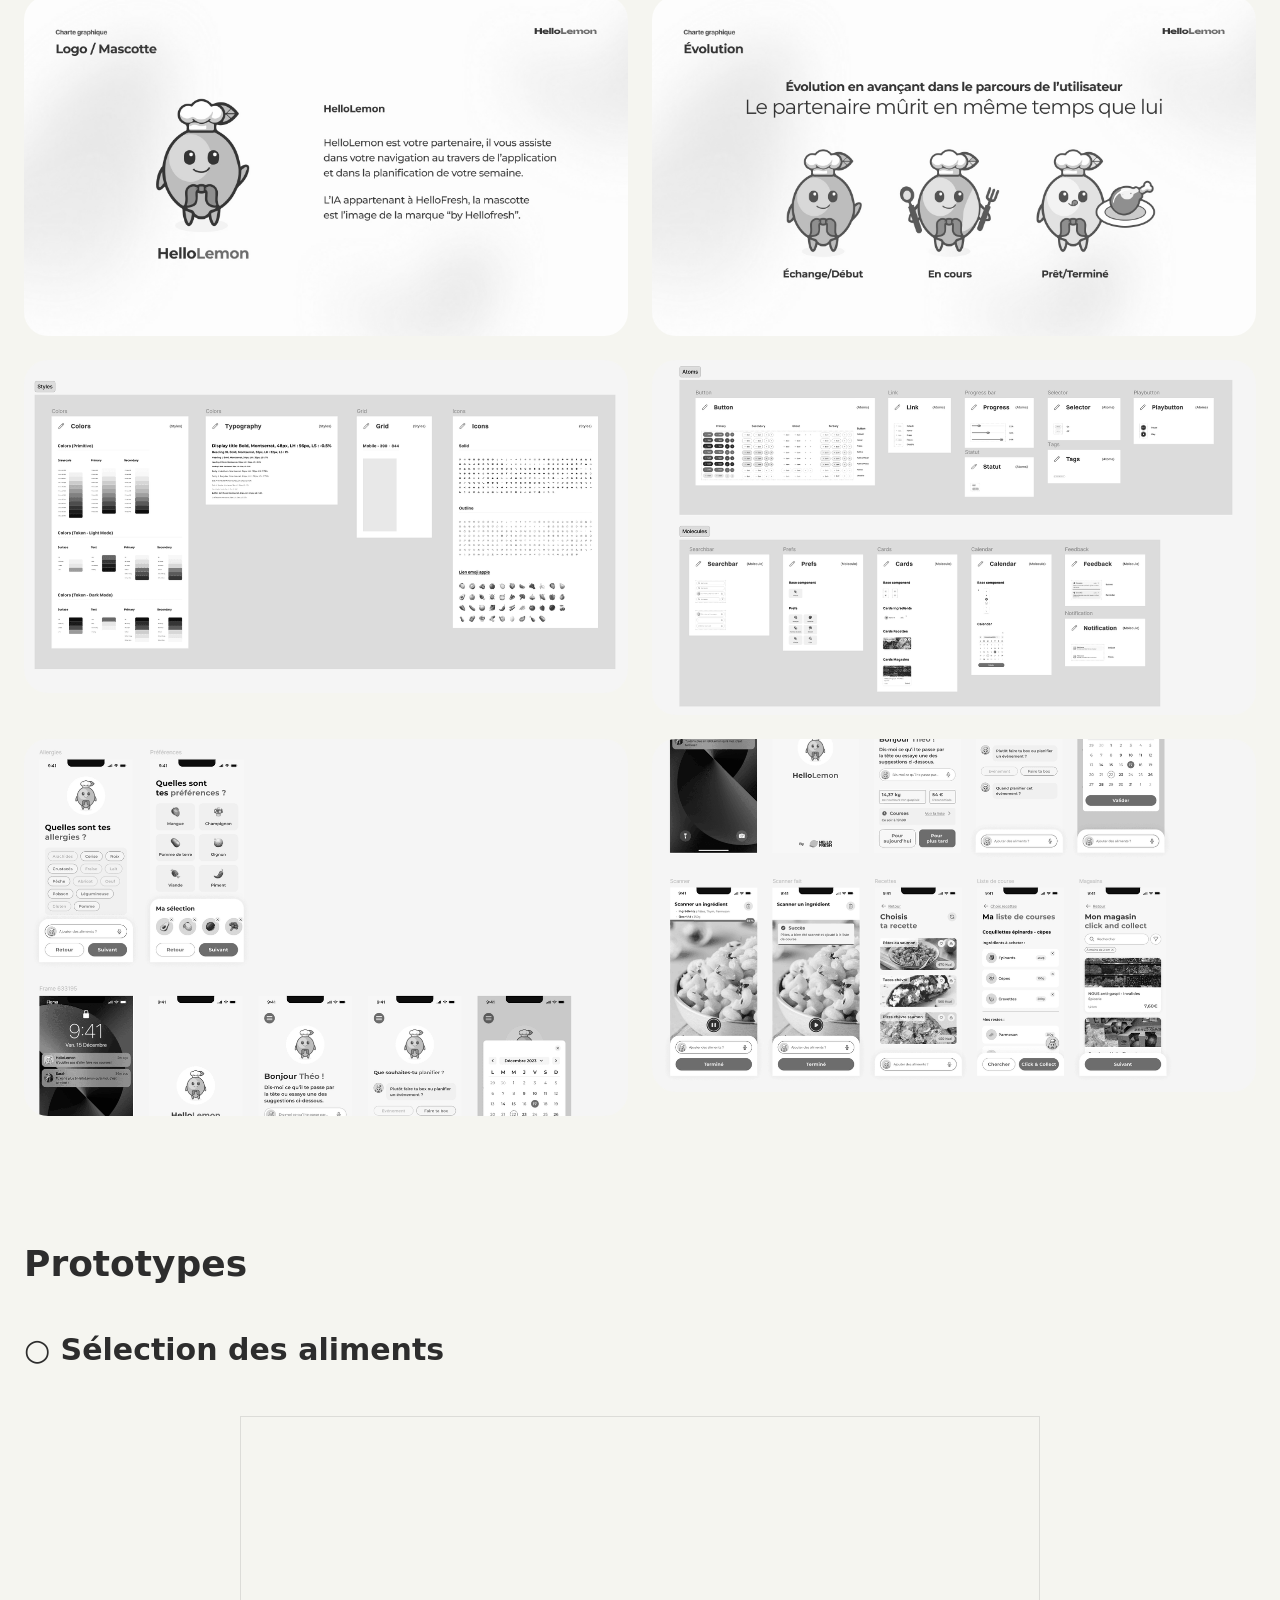
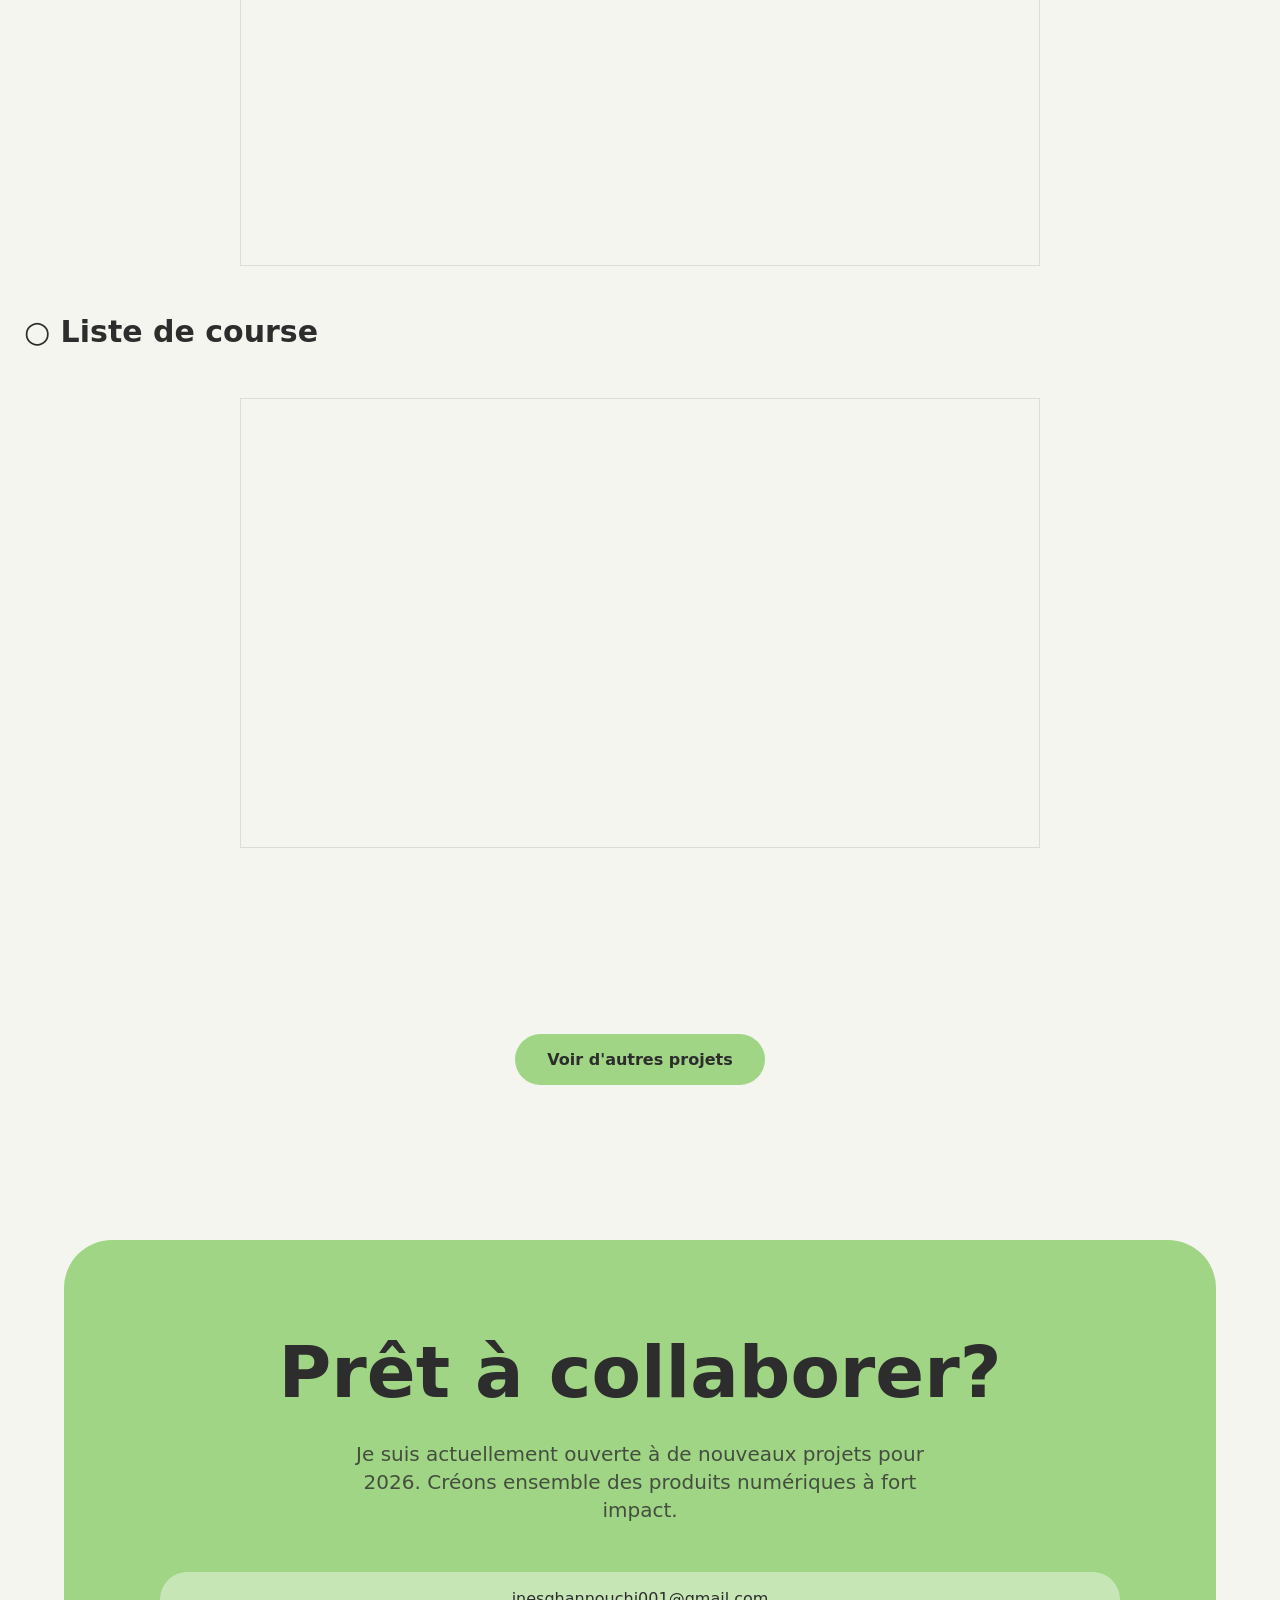
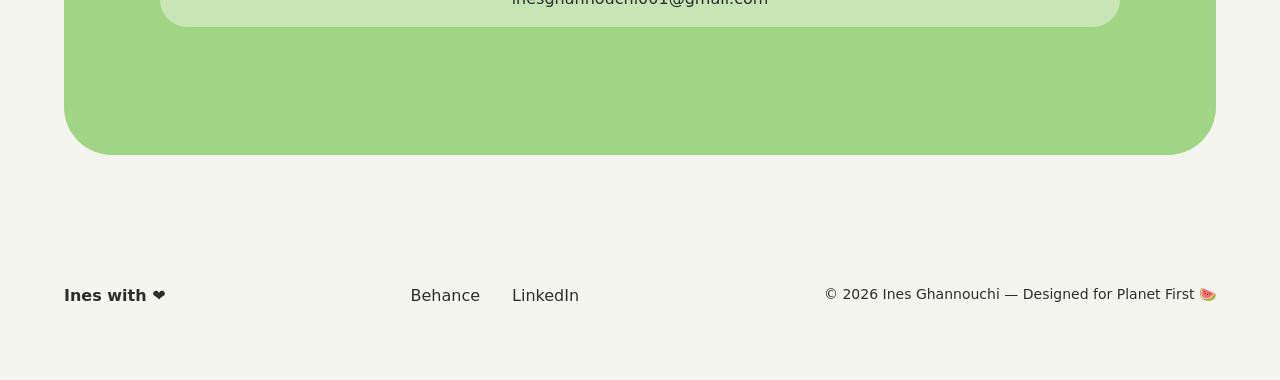
<file: projects/hellofresh.html>
<!DOCTYPE html>
<html lang="fr">
<head>
  <meta charset="UTF-8">
  <meta name="viewport" content="width=device-width, initial-scale=1.0">
  <title>Hellofresh - Ines Ghannouchi</title>

  <!-- SEO -->
  <meta name="description" content="Étude de cas : Refonte de Duolingo avec réalité augmentée.">

  <!-- Open Graph -->
  <meta property="og:title" content="hellofresh - Ines Ghannouchi">
  <meta property="og:image" content="../assets/images/hellofresh.png">

  <!-- Favicon -->
  <link rel="icon" href="../favicon.svg">

  <!-- Tailwind -->
  <link rel="stylesheet" href="../assets/css/tailwind.css">

  <!-- Icons -->


  <!-- GLOBAL STYLES (IMPORTANT) -->
  <link rel="stylesheet" href="../styles.css">
</head>

<body>
  <!-- CURSOR -->
  <div id="cursor" class="cursor-follower"></div>

  <!-- APP ROOT (CRITICAL POUR ECO MODE) -->
  <div id="app-root" class="min-h-screen relative overflow-x-hidden eco-mode">

    <!-- NAV (IDENTIQUE HOME) -->
         <header class="fixed top-0 left-0 w-full z-50 py-4 md:py-6 px-4 sm:px-6 md:px-8 lg:px-16 transition-all duration-300" style="view-transition-name: main-nav;">
      <nav class="max-w-7xl mx-auto flex items-center justify-between">
        <a href="https://www.inesghannouchi.com/" id="nav-logo" class="flex items-center gap-2 group">
          <span class="text-xl md:text-2xl font-display font-bold text-white tracking-tighter logo-text">Ines Ghannouchi</span>
        </a>

        <div class="hidden md:flex items-center gap-10">
          <a href="https://www.inesghannouchi.com/#about" id="nav-about-link" class="nav-link text-white/80 hover:text-white font-medium">Qui suis-je</a>
          <a href="https://www.inesghannouchi.com/#work" id="nav-work-link" class="nav-link text-white/80 hover:text-white font-medium">Projets</a>
          <a href="https://www.inesghannouchi.com/#contact" id="nav-contact-link" class="px-6 py-2 bg-white text-black rounded-full font-bold hover:bg-[#76D2DB] transition-colors">Contact</a>
        </div>

        <div class="flex items-center gap-3">
          <span class="text-xs font-bold text-white/40 uppercase tracking-widest">Eco Mode</span>
          <button type="button" onclick="toggleEcoMode()" id="eco-toggle" class="w-14 h-7 bg-white/10 rounded-full relative p-1 transition-colors border border-white/20" aria-label="Toggle eco mode">
            <div id="toggle-dot" class="w-5 h-5 rounded-full shadow-sm"></div>
          </button>
        </div>
      </nav>
    </header>
    <!-- HERO -->
    <section class="h-[60vh] flex items-end relative mt-20">
      <img src="../assets/images/hellohero.webp" class="absolute inset-0 w-full h-full object-cover">
      <div class="absolute inset-0 bg-gradient-to-t from-black/80"></div>
    </section>

    <!-- ABOUT -->
      <div class="mx-auto max-w-7xl pt-20">
    <h1 class="text-5xl md:text-7xl font-black text-white">Hellofresh</h1>
     </div>
    <section class="max-w-7xl mx-auto px-6 py-20 grid lg:grid-cols-12 gap-12">
      <div class="lg:col-span-8">
        <h2 class="text-4xl font-black mb-6 text-white">Le défi</h2>

        <p class="text-white/70 mb-4">
          Re-designer l'experience utilisateur de Hellofresh afin de lancer une nouvelle offre box anti-gaspi avec un partenaire NousAntigaspi afin de permettre aux étudiants et retraités de mieux manger. 
        </p>
      </div>

      <div class="lg:col-span-4 bg-white/5 p-6 rounded-3xl border border-[#A0D585]">

        <ul class="space-y-3 text-white/70">
          <li><strong>Rôle:</strong> UX/UI designer </li>
          <li><strong>Durée:</strong> 1 semaine</li>
          <li><strong>Outils:</strong> Figma</li>
        </ul>
      </div>

    </section>

    <!-- PROCESS -->
    <section class="bg-white/5 py-20">
      <div class="max-w-7xl mx-auto px-6">

        <h2 class="text-4xl font-black mb-12 text-white">Process</h2>

        <div class="grid md:grid-cols-3 gap-6">

          <div class="p-6 bg-white/5 rounded-3xl text-white/70 border border-[#A0D585]">
            <h3 class="font-bold mb-2">Research</h3>
            <p class="text-sm text-white/50">Recherche et tendances UI</p>
          </div>

          <div class="p-6 bg-white/5 rounded-3xl text-white/70 border border-[#A0D585]">
            <h3 class="font-bold mb-2">Design</h3>
            <p class="text-sm text-white/50"> Wireframes </p>
          </div>

          <div class="p-6 bg-white/5 rounded-3xl text-white/70 border border-[#A0D585]">
            <h3 class="font-bold mb-2">Prototype</h3>
            <p class="text-sm text-white/50">Prototypage interactif sur Figma</p>
          </div>
    
      </div>
    </section>

    <!-- GALLERY -->
    <section class="max-w-7xl mx-auto px-6 py-20">
      <h2 class="text-4xl font-black mb-12 text-white">Visuels</h2>

      <div class="grid md:grid-cols-2 gap-6">
        <img src="../assets/images/mascottehello.webp" class="rounded-3xl">
        <img src="../assets/images/evolutionhero.webp" class="rounded-3xl">
        <img src="../assets/images/dshello1.png" class="rounded-3xl">
        <img src="../assets/images/dshello2.png" class="rounded-3xl">
        <img src="../assets/images/maqhello1.png" class="rounded-3xl">
        <img src="../assets/images/maqhello2.png" class="rounded-3xl">
      </div>
  <section class="max-w-7xl mx-auto py-20">
      <h2 class="text-4xl font-black mb-12 mt-12 text-white">Prototypes</h2>
      <h3 class="text-3xl font-black mb-12 mt-12 text-white"> ○ Sélection des aliments</h2>
    <div class="flex flex-col items-center justify-center">
<iframe style="border: 1px solid rgba(0, 0, 0, 0.1);" width="800" height="450" src="https://embed.figma.com/proto/DA0IWS9Tgk3uxe0HRvq9uW/Hellofresh---Groupe01--Copy-?node-id=731-49601&viewport=2237%2C767%2C0.46&scaling=scale-down&content-scaling=fixed&starting-point-node-id=731%3A49601&show-proto-sidebar=1&page-id=211%3A30047&embed-host=share" allowfullscreen></iframe>    </div>
      <h3 class="text-3xl font-black mb-12 mt-12 text-white"> ○ Liste de course</h2>
     <div class="flex flex-col items-center justify-center">
<iframe style="border: 1px solid rgba(0, 0, 0, 0.1);" width="800" height="450" src="https://embed.figma.com/proto/DA0IWS9Tgk3uxe0HRvq9uW/Hellofresh---Groupe01--Copy-?node-id=571-4954&viewport=2237%2C767%2C0.46&scaling=scale-down&content-scaling=fixed&starting-point-node-id=571%3A4954&show-proto-sidebar=1&page-id=211%3A30047&embed-host=share" allowfullscreen></iframe>    </div>
     </section>
      </section>
    <!-- CTA -->
    <section class="py-10 text-center">
      <a href="../index.html#work" class="bg-[#76D2DB] text-black px-8 py-4 rounded-full font-bold">
        Voir d'autres projets
      </a>
    </section>

          <footer id="contact" class="pt-16 md:pt-32 pb-8 md:pb-16 px-4 sm:px-6 md:px-8 lg:px-16 overflow-hidden">
        <div class="max-w-7xl mx-auto relative">
          <div class="footer-cta rounded-[2rem] md:rounded-[3rem] p-6 sm:p-12 md:p-16 lg:p-24 text-black text-center relative overflow-hidden">
            <h2 class="footer-title text-4xl md:text-6xl lg:text-7xl font-black mb-6 md:mb-8 relative z-10 leading-tight">
              Prêt à collaborer?
            </h2>

            <p class="text-base md:text-lg lg:text-xl max-w-xl mx-auto mb-8 md:mb-12 font-medium opacity-80 relative z-10">
              Je suis actuellement ouverte à de nouveaux projets pour 2026. Créons ensemble des produits numériques à fort impact.
            </p>

            <a href="mailto:inesghannouchi001@gmail.com" id="footer-email-container" class="relative z-10 font-medium" aria-label="Send an email to Ines Ghannouchi">
              inesghannouchi001@gmail.com
            </a>
          </div>

          <div class="footer-bottom mt-12 md:mt-20 flex flex-col md:flex-row justify-between items-center gap-8 border-t border-white/10 pt-12">
            <div class="flex items-center gap-3">
              <span class="font-display font-bold text-white logo-text">Ines with ❤️</span>
            </div>

            <div class="flex gap-8">
              <a href="https://www.behance.net/noushy1" class="text-white/40 hover:text-[#76D2DB] transition-colors font-medium" target="_blank" rel="noopener noreferrer" aria-label="Visit Ines Behance profile">Behance</a>
              <a href="https://www.linkedin.com/in/ines-ghannouchi-97570a193/" class="text-white/40 hover:text-[#F9C068] transition-colors font-medium" target="_blank" rel="noopener noreferrer" aria-label="Visit Ines LinkedIn profile">LinkedIn</a>
            </div>

            <div class="flex flex-col items-center md:items-end gap-3">
              <p class="text-white/40 text-sm">© 2026 Ines Ghannouchi — Designed for Planet First <span class="text-white font-bold">🍉</span></p>
              <div id="ecoindex-badge"></div>
            </div>
          </div>
        </div>
      </footer>

  <!-- GLOBAL SCRIPT (CRUCIAL) -->
  <script src="../script.js"></script>

</body>
</html>
</file>
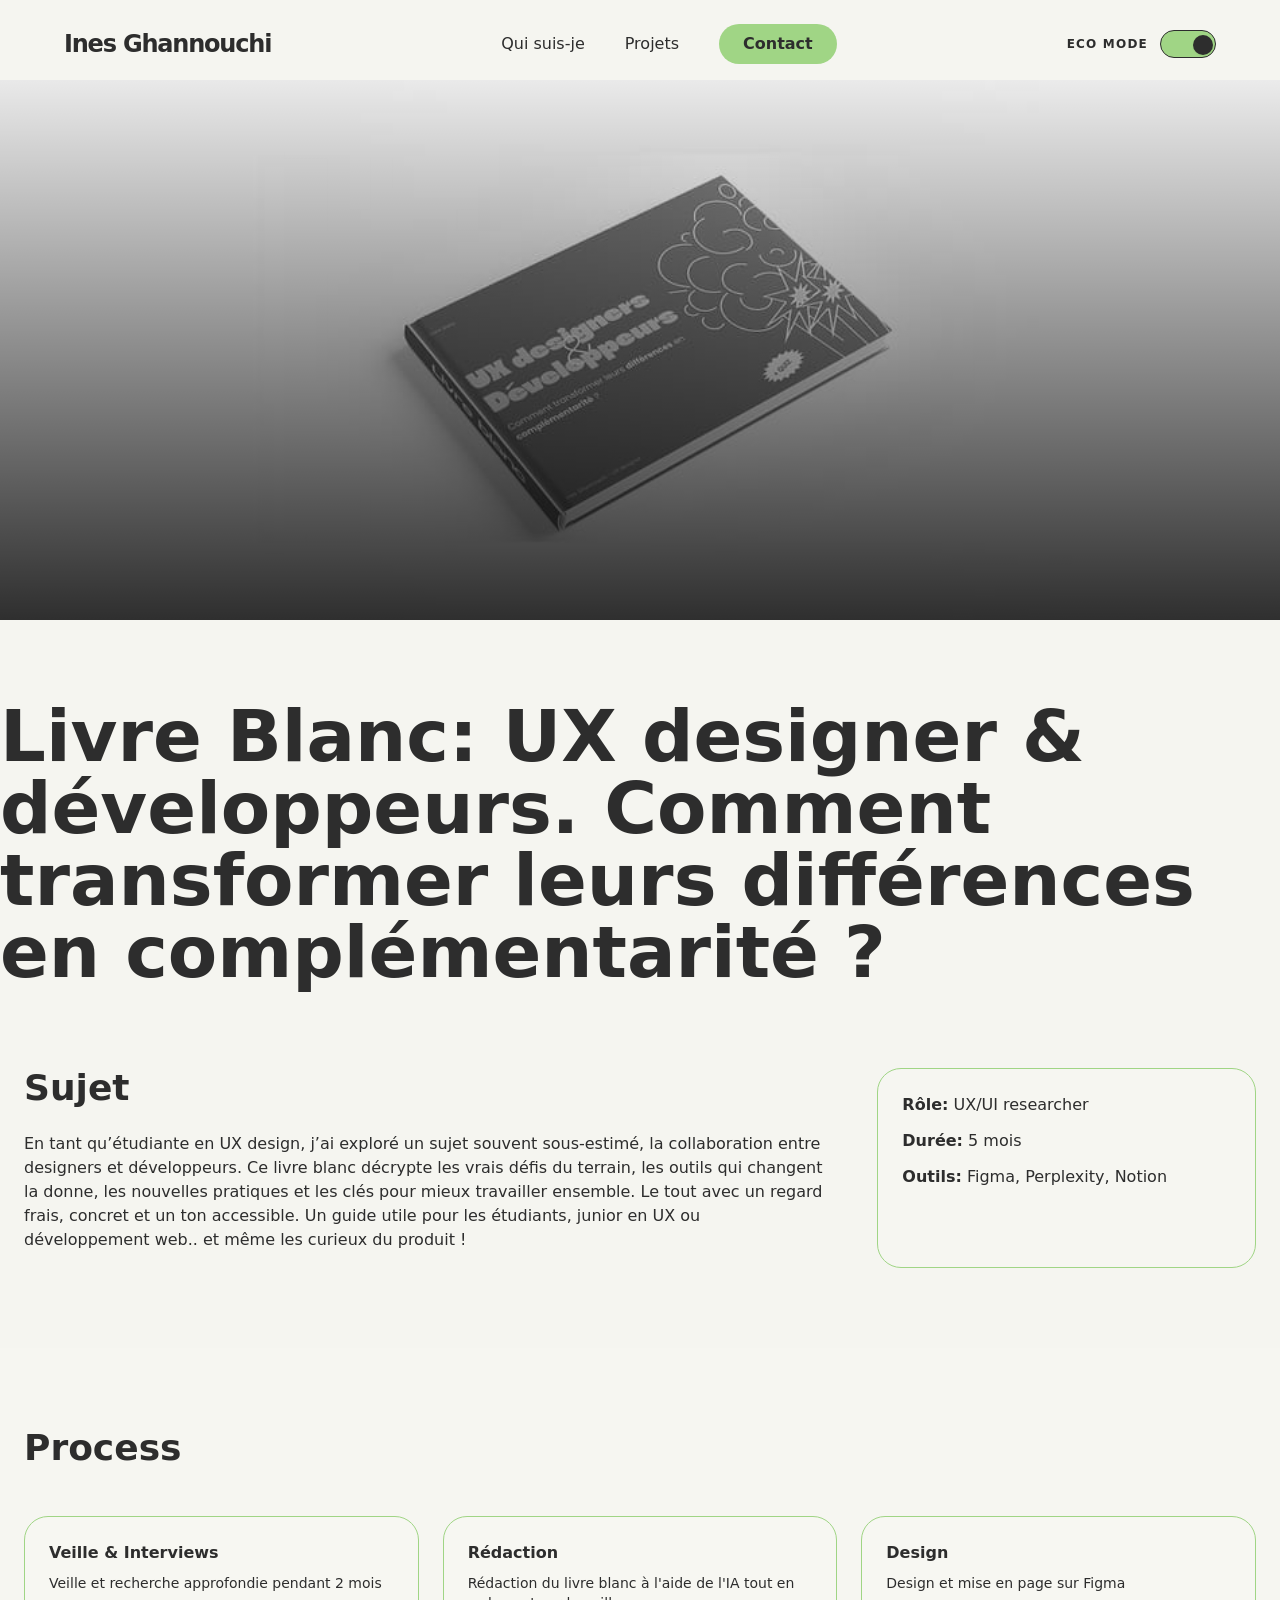
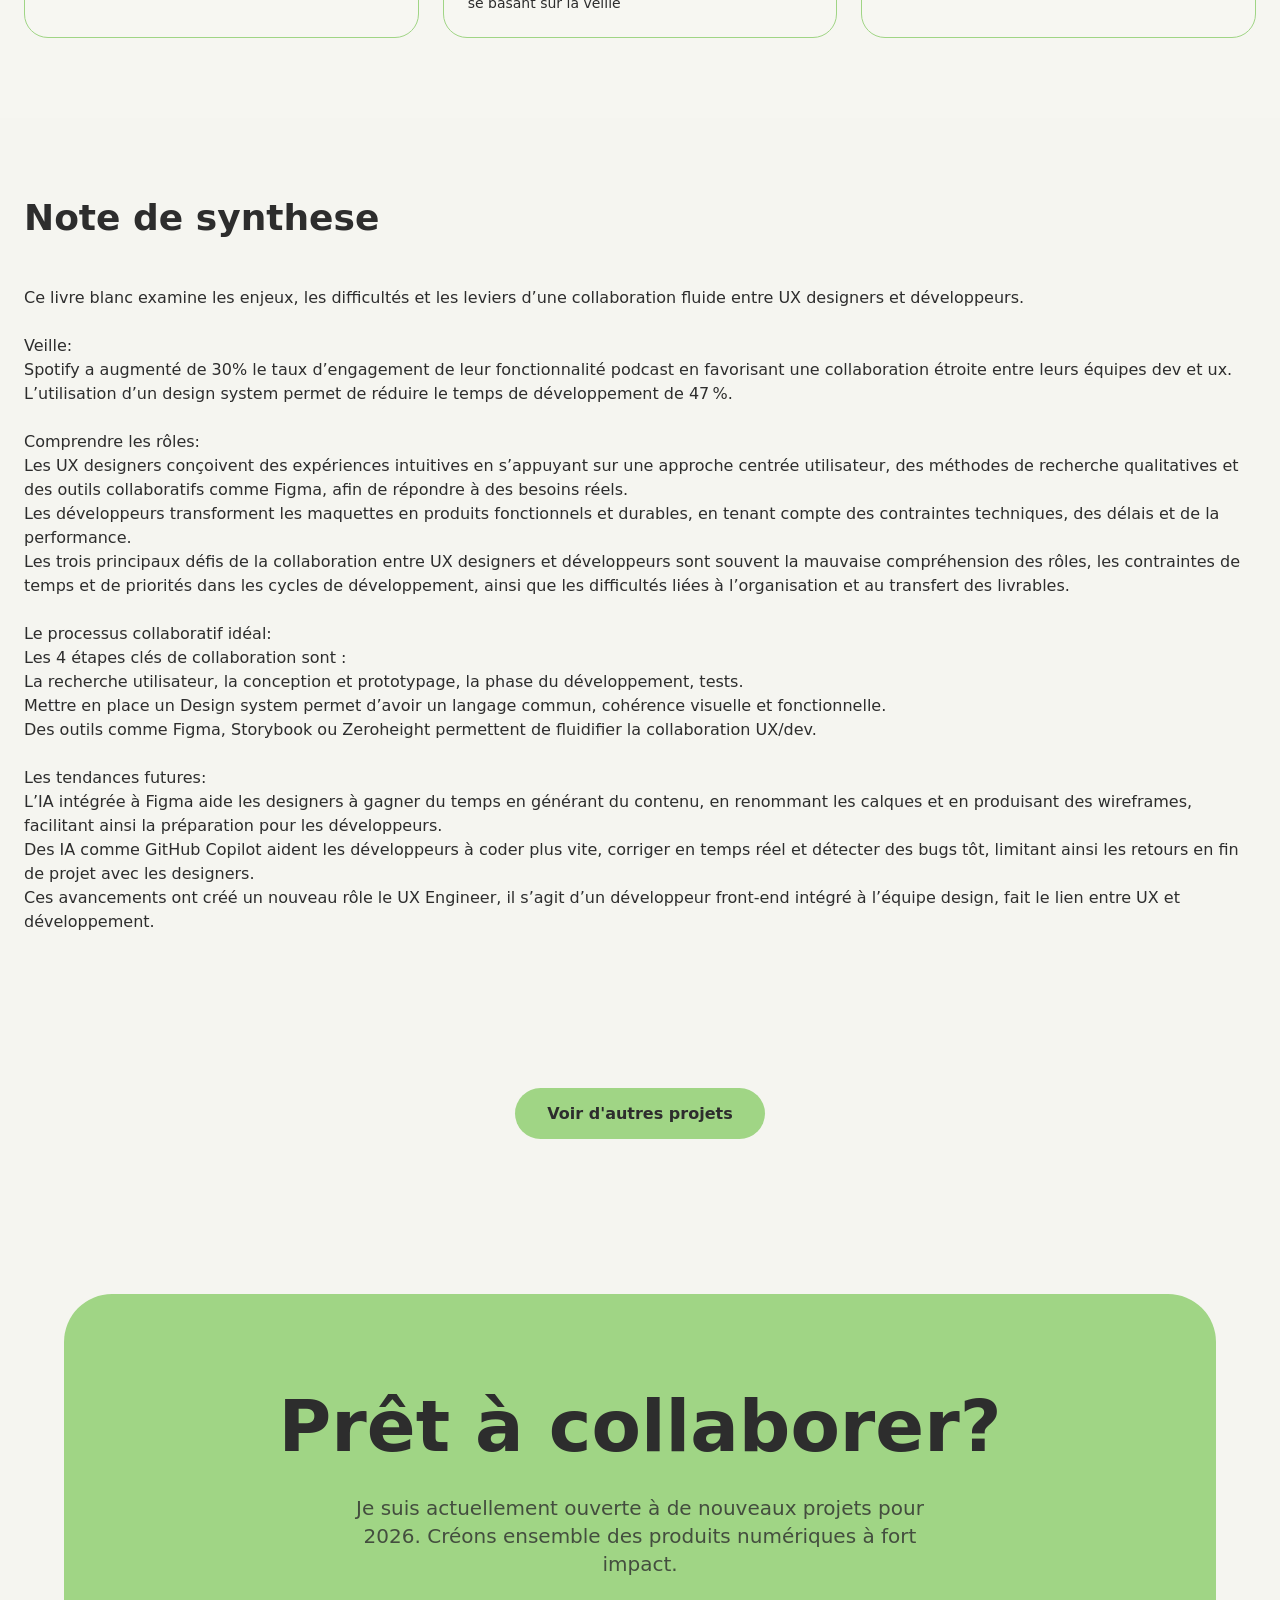
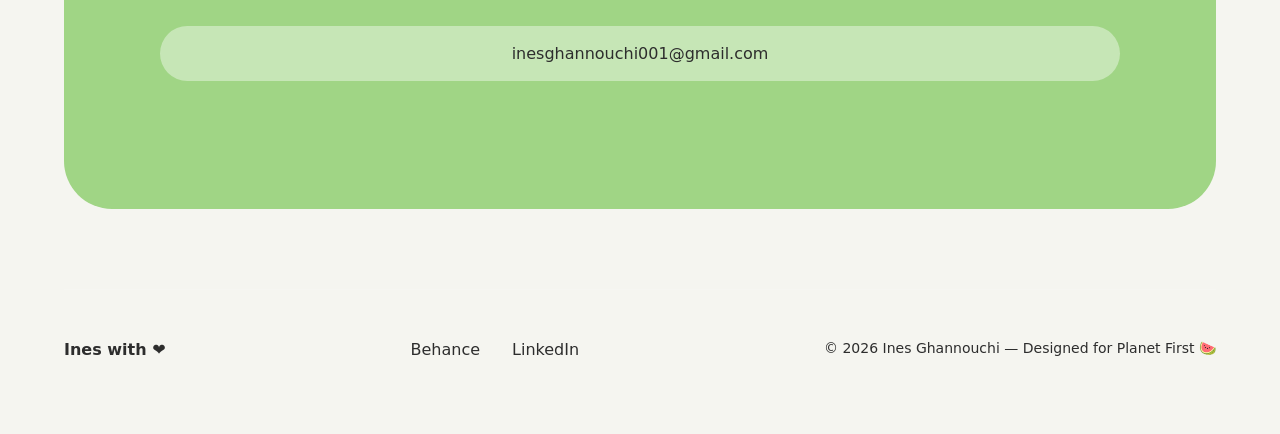
<file: projects/livreblanc.html>
<!DOCTYPE html>
<html lang="fr">
<head>
  <meta charset="UTF-8">
  <meta name="viewport" content="width=device-width, initial-scale=1.0">
  <title>Duolingo UX/AR - Ines Ghannouchi</title>

  <!-- SEO -->
  <meta name="description" content="Livre Blanc: UX designer & développeurs.">

  <!-- Open Graph -->
  <meta property="og:image" content="../assets/images/duolingo.png">

  <!-- Favicon -->
  <link rel="icon" href="../favicon.svg">

  <!-- Tailwind -->
  <link rel="stylesheet" href="../assets/css/tailwind.css">

  <!-- Icons -->


  <!-- GLOBAL STYLES (IMPORTANT) -->
  <link rel="stylesheet" href="../styles.css">
</head>

<body>
  <!-- CURSOR -->
  <div id="cursor" class="cursor-follower"></div>

  <!-- APP ROOT (CRITICAL POUR ECO MODE) -->
  <div id="app-root" class="min-h-screen relative overflow-x-hidden eco-mode">

    <!-- NAV (IDENTIQUE HOME) -->
        <header class="fixed top-0 left-0 w-full z-50 py-4 md:py-6 px-4 sm:px-6 md:px-8 lg:px-16 transition-all duration-300" style="view-transition-name: main-nav;">
      <nav class="max-w-7xl mx-auto flex items-center justify-between">
        <a href="https://www.inesghannouchi.com/" id="nav-logo" class="flex items-center gap-2 group">
          <span class="text-xl md:text-2xl font-display font-bold text-white tracking-tighter logo-text">Ines Ghannouchi</span>
        </a>

        <div class="hidden md:flex items-center gap-10">
          <a href="https://www.inesghannouchi.com/#about" id="nav-about-link" class="nav-link text-white/80 hover:text-white font-medium">Qui suis-je</a>
          <a href="https://www.inesghannouchi.com/#work" id="nav-work-link" class="nav-link text-white/80 hover:text-white font-medium">Projets</a>
          <a href="https://www.inesghannouchi.com/#contact" id="nav-contact-link" class="px-6 py-2 bg-white text-black rounded-full font-bold hover:bg-[#76D2DB] transition-colors">Contact</a>
        </div>

        <div class="flex items-center gap-3">
          <span class="text-xs font-bold text-white/40 uppercase tracking-widest">Eco Mode</span>
          <button type="button" onclick="toggleEcoMode()" id="eco-toggle" class="w-14 h-7 bg-white/10 rounded-full relative p-1 transition-colors border border-white/20" aria-label="Toggle eco mode">
            <div id="toggle-dot" class="w-5 h-5 rounded-full shadow-sm"></div>
          </button>
        </div>
      </nav>
    </header>

    <!-- HERO -->
    <section class="h-[60vh] flex items-end relative mt-20">
      <img src="../assets/images/coverlivre.jpg" class="absolute inset-0 w-full h-full object-cover">
      <div class="absolute inset-0 bg-gradient-to-t from-black/80"></div>
    </section>

    <!-- ABOUT -->
      <div class="mx-auto max-w-7xl pt-20">
    <h1 class="text-5xl md:text-7xl font-black text-white">Livre Blanc: UX designer & développeurs. Comment transformer leurs différences en complémentarité ?</h1>
     </div>
    <section class="max-w-7xl mx-auto px-6 py-20 grid lg:grid-cols-12 gap-12">
      <div class="lg:col-span-8">
        <h2 class="text-4xl font-black mb-6 text-white">Sujet</h2>

        <p class="text-white/70 mb-4">
          En tant qu’étudiante en UX design, j’ai exploré un sujet souvent sous-estimé, la collaboration entre designers et développeurs.
          Ce livre blanc décrypte les vrais défis du terrain, les outils qui changent la donne, les nouvelles pratiques et les clés pour mieux travailler ensemble. Le tout avec un regard frais, concret et un ton accessible.
          Un guide utile pour les étudiants, junior en UX ou développement web.. et même les curieux du produit !
        </p>
      </div>

      <div class="lg:col-span-4 bg-white/5 p-6 rounded-3xl border border-[#A0D585]">

        <ul class="space-y-3 text-white/70">
          <li><strong>Rôle:</strong> UX/UI researcher</li>
          <li><strong>Durée:</strong> 5 mois</li>
          <li><strong>Outils:</strong> Figma, Perplexity, Notion</li>
        </ul>
      </div>

    </section>

    <!-- PROCESS -->
    <section class="bg-white/5 py-20">
      <div class="max-w-7xl mx-auto px-6">

        <h2 class="text-4xl font-black mb-12 text-white">Process</h2>

        <div class="grid md:grid-cols-3 gap-6">

          <div class="p-6 bg-white/5 rounded-3xl text-white/70 border border-[#A0D585]">
            <h3 class="font-bold mb-2">Veille & Interviews</h3>
            <p class="text-sm text-white/50">Veille et recherche approfondie pendant 2 mois</p>
          </div>

          <div class="p-6 bg-white/5 rounded-3xl text-white/70 border border-[#A0D585]">
            <h3 class="font-bold mb-2">Rédaction</h3>
            <p class="text-sm text-white/50"> Rédaction du livre blanc à l'aide de l'IA tout en se basant sur la veille </p>
          </div>

          <div class="p-6 bg-white/5 rounded-3xl text-white/70 border border-[#A0D585]">
            <h3 class="font-bold mb-2">Design</h3>
            <p class="text-sm text-white/50">Design et mise en page sur Figma</p>
          </div>
    
      </div>
    </section>

    <!-- GALLERY -->
    <section class="max-w-7xl mx-auto px-6 py-20">
      <h2 class="text-4xl font-black mb-12 text-white">Note de synthese</h2>
      <p class="text-1xl font-white mb-12 mt-12 text-white"> 
Ce livre blanc examine les enjeux, les difficultés et les leviers d’une collaboration fluide entre UX designers et développeurs.
<BR><BR>Veille:
<BR>Spotify a augmenté de 30% le taux d’engagement de leur fonctionnalité podcast en favorisant une collaboration étroite entre leurs équipes dev et ux.
<BR>L’utilisation d’un design system permet de réduire le temps de développement de 47 %.
<BR><BR>Comprendre les rôles:
<BR>Les UX designers conçoivent des expériences intuitives en s’appuyant sur une approche centrée utilisateur, des méthodes de recherche qualitatives et des outils collaboratifs comme Figma, afin de répondre à des besoins réels.
<BR>Les développeurs transforment les maquettes en produits fonctionnels et durables, en tenant compte des contraintes techniques, des délais et de la performance.
<BR>Les trois principaux défis de la collaboration entre UX designers et développeurs sont souvent la mauvaise compréhension des rôles,  les contraintes de temps et de priorités dans les cycles de développement, ainsi que les difficultés liées à l’organisation et au transfert des livrables.
<BR><BR>Le processus collaboratif idéal:
<BR>Les 4 étapes clés de collaboration sont :
<BR>La recherche utilisateur, la conception et prototypage, la phase du développement, tests.
<BR>Mettre en place un Design system permet d’avoir un langage commun, cohérence visuelle et fonctionnelle.
<BR>Des outils comme Figma, Storybook ou Zeroheight permettent de fluidifier la collaboration UX/dev.
<BR><BR>Les tendances futures:
<BR>L’IA intégrée à Figma aide les designers à gagner du temps en générant du contenu, en renommant les calques et en produisant des wireframes, facilitant ainsi la préparation pour les développeurs.
<BR>Des IA comme GitHub Copilot aident les développeurs à coder plus vite, corriger en temps réel et détecter des bugs tôt, limitant ainsi les retours en fin de projet avec les designers.
<BR>Ces avancements ont créé un nouveau rôle le UX Engineer, il s’agit d’un développeur front-end intégré à l’équipe design, fait le lien entre UX et développement.</p>
      
      </section>
    <!-- CTA -->
    <section class="py-10 text-center">
      <a href="../index.html#work" class="bg-[#76D2DB] text-black px-8 py-4 rounded-full font-bold">
        Voir d'autres projets
      </a>
    </section>

          <footer id="contact" class="pt-16 md:pt-32 pb-8 md:pb-16 px-4 sm:px-6 md:px-8 lg:px-16 overflow-hidden">
        <div class="max-w-7xl mx-auto relative">
          <div class="footer-cta rounded-[2rem] md:rounded-[3rem] p-6 sm:p-12 md:p-16 lg:p-24 text-black text-center relative overflow-hidden">
            <h2 class="footer-title text-4xl md:text-6xl lg:text-7xl font-black mb-6 md:mb-8 relative z-10 leading-tight">
              Prêt à collaborer?
            </h2>

            <p class="text-base md:text-lg lg:text-xl max-w-xl mx-auto mb-8 md:mb-12 font-medium opacity-80 relative z-10">
              Je suis actuellement ouverte à de nouveaux projets pour 2026. Créons ensemble des produits numériques à fort impact.
            </p>

            <a href="mailto:inesghannouchi001@gmail.com" id="footer-email-container" class="relative z-10 font-medium" aria-label="Send an email to Ines Ghannouchi">
              inesghannouchi001@gmail.com
            </a>
          </div>

          <div class="footer-bottom mt-12 md:mt-20 flex flex-col md:flex-row justify-between items-center gap-8 border-t border-white/10 pt-12">
            <div class="flex items-center gap-3">
              <span class="font-display font-bold text-white logo-text">Ines with ❤️</span>
            </div>

            <div class="flex gap-8">
              <a href="https://www.behance.net/noushy1" class="text-white/40 hover:text-[#76D2DB] transition-colors font-medium" target="_blank" rel="noopener noreferrer" aria-label="Visit Ines Behance profile">Behance</a>
              <a href="https://www.linkedin.com/in/ines-ghannouchi-97570a193/" class="text-white/40 hover:text-[#F9C068] transition-colors font-medium" target="_blank" rel="noopener noreferrer" aria-label="Visit Ines LinkedIn profile">LinkedIn</a>
            </div>

            <div class="flex flex-col items-center md:items-end gap-3">
              <p class="text-white/40 text-sm">© 2026 Ines Ghannouchi — Designed for Planet First <span class="text-white font-bold">🍉</span></p>
              <div id="ecoindex-badge"></div>
            </div>
          </div>
        </div>
      </footer>

  <!-- GLOBAL SCRIPT (CRUCIAL) -->
  <script src="../script.js"></script>

</body>
</html>
</file>
<file: styles.css>
@import url('https://api.fontshare.com/v2/css?f[]=cabinet-grotesk@800,900,700&f[]=satoshi@400,500,700&display=swap');

:root {
  --golden: #F9C068;
  --teal: #76D2DB;
  --pink: #FE9EC7;
  --bg-dark: #0F1115;
  --bg-eco: #F5F5F0;
  --footer-blue: rgb(105, 182, 226);
  --footer-title: rgb(15, 52, 87);
  --lilac: #dfc3e9;
}

html {
  background-color: #0F1115;
  scroll-behavior: smooth;
  overflow-x: hidden;
  width: 100%;
}

body {
  font-family: 'Satoshi', ui-sans-serif, system-ui, -apple-system, Segoe UI, Roboto, Helvetica, Arial, "Apple Color Emoji", "Segoe UI Emoji";
  margin: 0;
  overflow-x: hidden;
  width: 100%;
  background-color: var(--bg-dark);
  transition: background-color 0.5s ease;
}

h1,
h2,
h3,
.font-display {
  font-family: 'Cabinet Grotesk', ui-sans-serif, system-ui;
}

a:focus-visible,
button:focus-visible {
  outline: 2px solid #76D2DB;
  outline-offset: 4px;
}

.cursor-follower {
  width: 32px;
  height: 32px;
  border: 2px solid white;
  border-radius: 9999px;
  position: fixed;
  pointer-events: none;
  z-index: 9999;
  transition: transform 0.15s ease-out, opacity 0.3s ease;
  mix-blend-mode: difference;
}

@media (max-width: 768px), (hover: none) and (pointer: coarse) {
  .cursor-follower {
    display: none !important;
  }
}

.animate-float {
  animation: float 6s ease-in-out infinite;
}

@keyframes float {
  0%, 100% { transform: translateY(0); }
  50% { transform: translateY(-20px); }
}

@keyframes meshGradient {
  0% { background-position: 0% 50%; }
  50% { background-position: 100% 50%; }
  100% { background-position: 0% 50%; }
}

.bg-mesh {
  position: fixed;
  inset: 0;
  z-index: -3;
  background: linear-gradient(-45deg, #0F1115, #161a21, #12151a, #0b0d10);
  background-size: 400% 400%;
  animation: meshGradient 15s ease infinite;
}

.color-wash {
  position: fixed;
  inset: 0;
  z-index: -2;
  background:
    radial-gradient(circle at 20% 30%, var(--teal) 0%, transparent 50%),
    radial-gradient(circle at 80% 70%, var(--pink) 0%, transparent 50%),
    radial-gradient(circle at 50% 10%, var(--golden) 0%, transparent 40%);
  opacity: 0.12;
  filter: blur(120px);
  animation: washRotate 25s linear infinite;
}

@keyframes washRotate {
  0% { transform: scale(1) rotate(0deg); }
  50% { transform: scale(1.1) rotate(180deg); }
  100% { transform: scale(1) rotate(360deg); }
}

.blob-gold {
  background-color: var(--golden);
}

.blob-teal {
  background-color: var(--teal);
}

.blob-slow {
  animation: float 8s ease-in-out infinite alternate;
}

.about-photo {
  object-position: center top;
}

.hellofresh-photo {
  object-position: center;
}

.tag-badge {
  padding: 0.25rem 0.75rem;
  border-radius: 9999px;
  font-size: 10px;
  font-weight: 900;
  text-transform: uppercase;
  color: #000;
  line-height: 1.2;
}

.tag-teal {
  background-color: var(--teal);
}

.tag-gold {
  background-color: var(--golden);
}

.tag-pink {
  background-color: var(--pink);
}

.tag-lilac {
  background-color: var(--lilac);
}

.project-label-warning {
  position: absolute;
  top: 1rem;
  right: 1rem;
  z-index: 10;
  background-color: #ef4444;
  color: white;
  font-size: 10px;
  font-weight: 900;
  text-transform: uppercase;
  padding: 0.25rem 0.75rem;
  border-radius: 0.5rem;
  box-shadow: 0 10px 15px rgba(0, 0, 0, 0.2);
}

.footer-cta {
  background-color: var(--footer-blue);
}

.footer-title {
  color: var(--footer-title);
}

.footer-bottom {
  align-items: flex-start;
}

.eco-mode {
  --eco-green: #A0D585;
  background-color: var(--bg-eco) !important;
  color: #2D2D2D !important;
}

.eco-mode * {
  pointer-events: none !important;
}

.eco-mode #eco-toggle,
.eco-mode #eco-toggle *,
.eco-mode a,
.eco-mode button {
  pointer-events: auto !important;
}

.eco-mode .bg-mesh,
.eco-mode .color-wash,
.eco-mode .vibrant-blob,
.eco-mode .cursor-follower {
  display: none !important;
}

.eco-mode .animate-float,
.eco-mode .bg-mesh,
.eco-mode .color-wash,
.eco-mode .vibrant-blob {
  animation: none !important;
  filter: none !important;
}

.eco-mode *:not(#eco-toggle):not(#toggle-dot):not(img) {
  animation: none !important;
  transition: none !important;
  scroll-behavior: auto !important;
  transform: none !important;
  box-shadow: none !important;
  filter: none !important;
}

.eco-mode *:hover,
.eco-mode .group:hover *,
.eco-mode a:hover,
.eco-mode button:hover {
  transform: none !important;
  box-shadow: none !important;
  filter: none !important;
  color: inherit !important;
  border-color: inherit !important;
  outline: none !important;
  opacity: 1 !important;
  text-decoration: none !important;
}

.eco-mode .text-white,
.eco-mode .text-white\/80,
.eco-mode .text-white\/70,
.eco-mode .text-white\/60,
.eco-mode .text-white\/50,
.eco-mode .text-white\/40,
.eco-mode .text-white\/20,
.eco-mode h1:not(.keep-white),
.eco-mode h2:not(.keep-white),
.eco-mode h3:not(.keep-white),
.eco-mode p:not(.keep-white) 
.eco-mode .logo-text,
.eco-mode .nav-link {
  color: #2D2D2D !important;
}

.eco-mode .text-\[\#F9C068\],
.eco-mode .text-\[\#76D2DB\],
.eco-mode .text-\[\#FE9EC7\],
.eco-mode span.text-\[\#F9C068\],
.eco-mode span.text-\[\#76D2DB\] {
  color: var(--eco-green) !important;
}

.eco-mode .bg-\[\#76D2DB\],
.eco-mode .bg-\[\#F9C068\],
.eco-mode .bg-\[\#FDC468\],
.eco-mode .bg-\[\#FE9EC7\],
.eco-mode .bg-white {
  background-color: var(--eco-green) !important;
  color: #2D2D2D !important;
}

.eco-mode .tag-badge,
.eco-mode .project-label-warning,
.eco-mode .px-3.py-1,
.eco-mode .px-4.py-1\.5,
.eco-mode .bg-red-500 {
  background-color: var(--eco-green) !important;
  color: #2D2D2D !important;
  opacity: 1 !important;
}

.eco-mode .footer-cta,
.eco-mode footer .bg-\[\#76D2DB\] {
  background-color: var(--eco-green) !important;
  color: #2D2D2D !important;
}

.eco-mode .footer-title {
  color: #2D2D2D !important;
}

.eco-mode .px-4.py-1\.5 {
  border-color: rgba(0, 0, 0, 0.15) !important;
}

.eco-mode #eco-toggle {
  background-color: var(--eco-green) !important;
  border-color: #2D2D2D !important;
}

#toggle-dot {
  transform: translateX(0);
  background-color: white;
  transition: transform 0.35s cubic-bezier(0.4, 0, 0.2, 1), background-color 0.3s ease;
}

.eco-mode #toggle-dot {
  transform: translateX(28px) !important;
  background-color: #2D2D2D !important;
}

.eco-mode .group:hover .text-\[\#76D2DB\] {
  color: inherit !important;
}

.eco-mode .md\:group-hover\:scale-110,
.eco-mode .group:hover img {
  transform: scale(1) !important;
  filter: grayscale(100%) !important;
}

.eco-mode #work,
.eco-mode .project-card,
.eco-mode .group:hover {
  background-color: transparent !important;
  box-shadow: none !important;
  transform: none !important;
  transition: none !important;
}

.eco-mode #footer-email-container {
  background-color: rgba(255, 255, 255, 0.4) !important;
  color: #2D2D2D !important;
  border-color: #2D2D2D !important;
}

.eco-mode .project-card {
  background: transparent !important;
  border: none !important;
  box-shadow: none !important;
  pointer-events: auto !important;
  cursor: pointer !important;
}

.eco-mode .project-card *,
.eco-mode .group,
.eco-mode .group * {
  cursor: pointer !important;
  pointer-events: auto !important;
}

.eco-mode .project-card:hover {
  transform: none !important;
  background-color: transparent !important;
  box-shadow: none !important;
}

.eco-mode .project-card .relative {
  background-color: transparent !important;
}

.eco-mode img {
  filter: grayscale(100%) !important;
  transition: none !important;
}

#footer-email-container {
  display: flex !important;
  align-items: center !important;
  justify-content: center !important;
  margin: 0 auto 2rem !important;
  border-radius: 48px !important;
  height: 55px !important;
  background-color: rgb(15, 52, 87) !important;
  color: white !important;
  width: 100% !important;
  transition: all 0.3s ease !important;
  text-decoration: none;
}

#footer-email-container:hover {
  transform: translateY(-1px);
}

@media (max-width: 639px) {
  #footer-email-container {
    font-size: 14px !important;
    max-width: calc(100% - 40px) !important;
    white-space: nowrap !important;
    overflow: hidden !important;
    text-overflow: ellipsis !important;
    padding-left: 24px !important;
    padding-right: 24px !important;
    width: auto !important;
  }
}

@media (min-width: 640px) and (max-width: 1023px) {
  #footer-email-container {
    font-size: 15px !important;
    max-width: 250px !important;
    white-space: nowrap !important;
    overflow: hidden !important;
    text-overflow: ellipsis !important;
    padding-left: 20px !important;
    padding-right: 20px !important;
  }
}

@media (min-width: 1024px) {
  #footer-email-container {
    font-size: 16px !important;
    max-width: none !important;
    min-width: 343px !important;
    white-space: normal !important;
    overflow: visible !important;
  }
}

.vibrant-blob {
  position: absolute;
  filter: blur(100px);
  opacity: 0.4;
  z-index: -1;
}

.nav-link {
  position: relative;
}

.nav-link::after {
  content: '';
  position: absolute;
  bottom: -4px;
  left: 0;
  width: 0%;
  height: 2px;
  background: var(--teal);
  transition: width 0.3s ease;
}

.nav-link:hover::after {
  width: 100%;
}

.project-card {
  transition: all 0.4s cubic-bezier(0.23, 1, 0.32, 1);
}

.project-card:hover {
  transform: translateY(-8px);
  will-change: transform;
  box-shadow: none !important;
}
</file>
